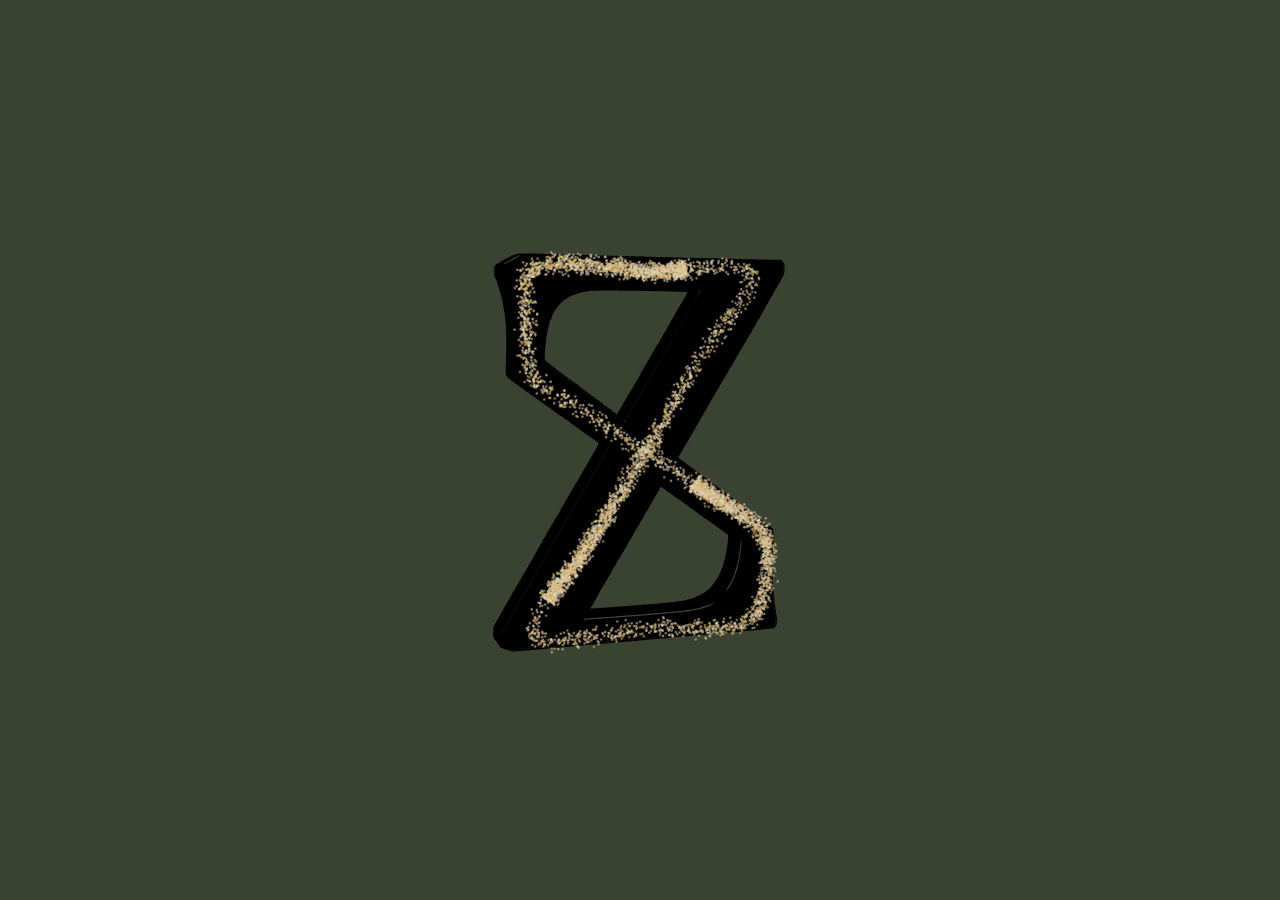
<file: logo-3d/index.html>
<!doctype html>
<html lang="en">
<head>
<meta charset="utf-8">
<meta name="viewport" content="width=device-width, initial-scale=1">
<title>Zilpah 3D logo</title>
<style>
  html, body { margin: 0; height: 100%; }
  body { display: grid; place-items: center; background: #3a4232; }
  canvas { width: min(80vmin, 640px); aspect-ratio: 1; display: block; }
</style>
</head>
<body>
<canvas data-zilpah-z role="img" aria-label="Zilpah logo"></canvas>
<script type="module" src="zilpah-z.js"></script>
</body>
</html>
</file>
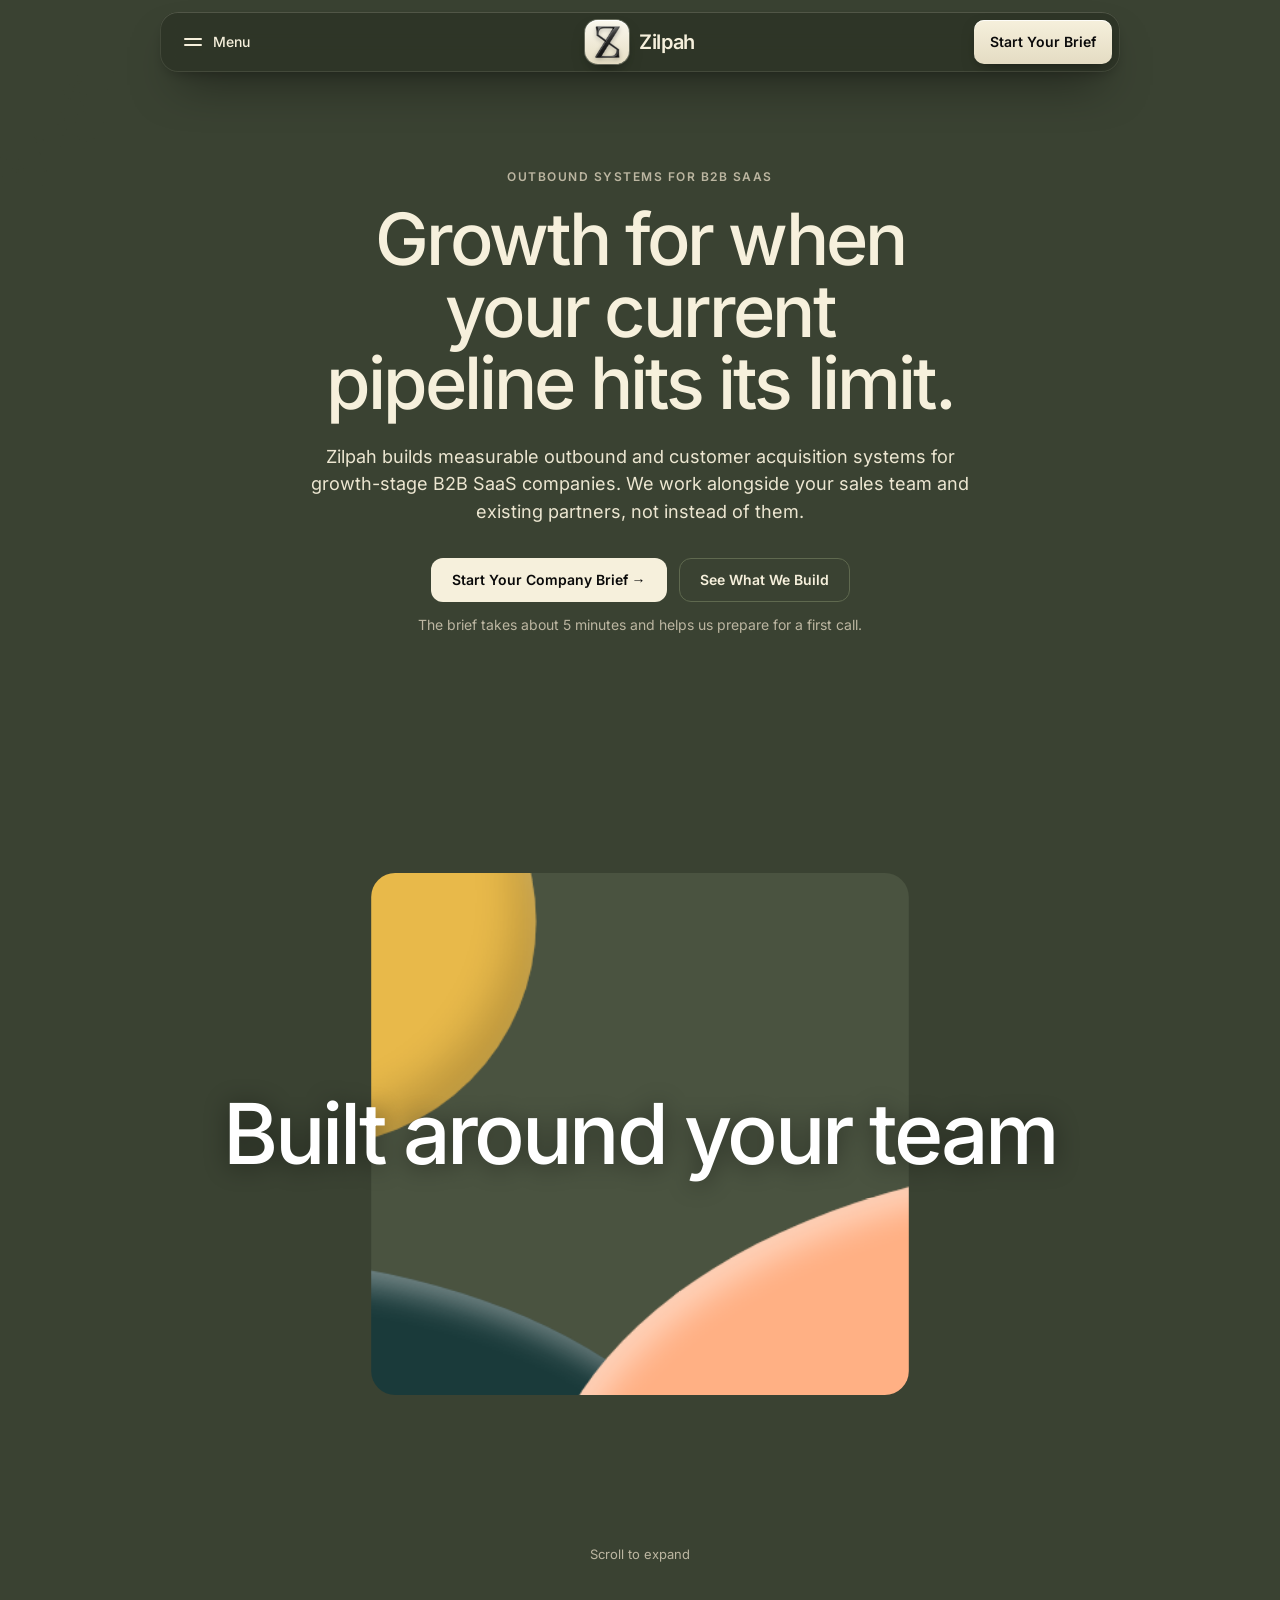
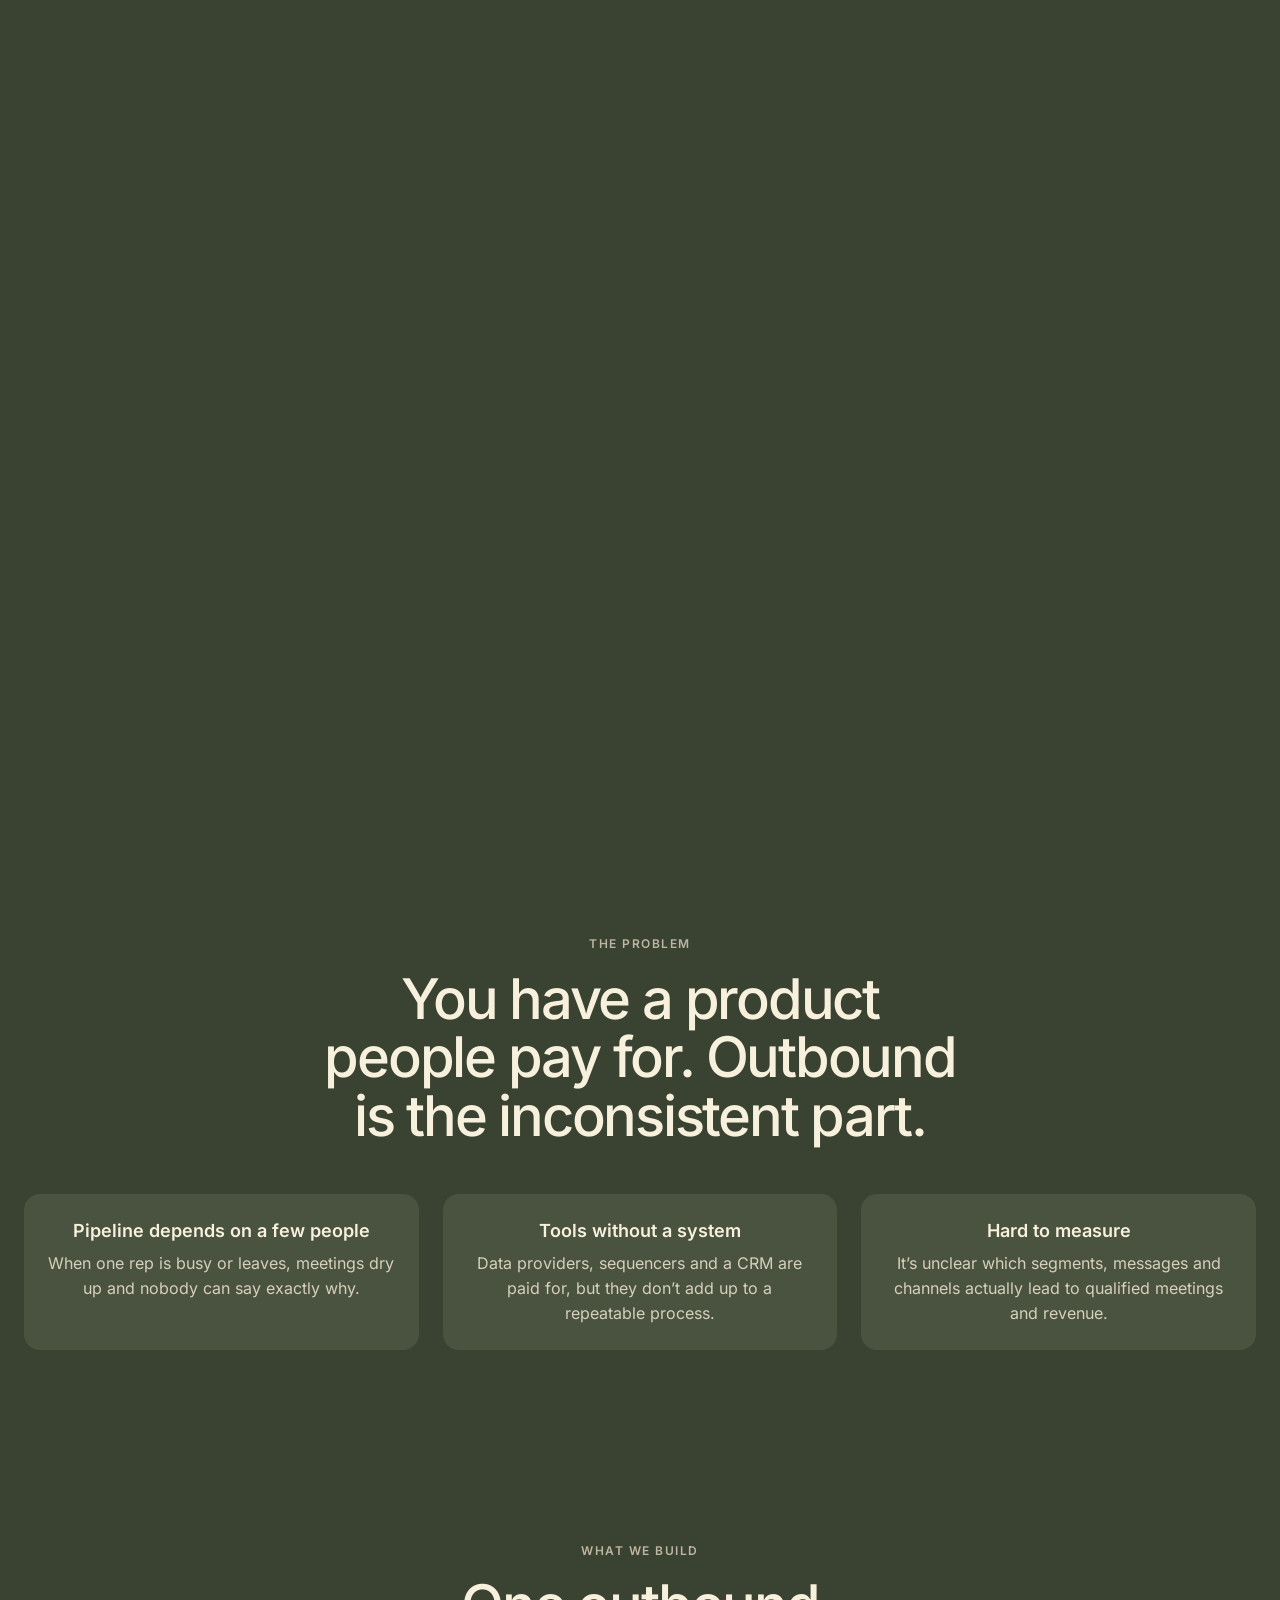
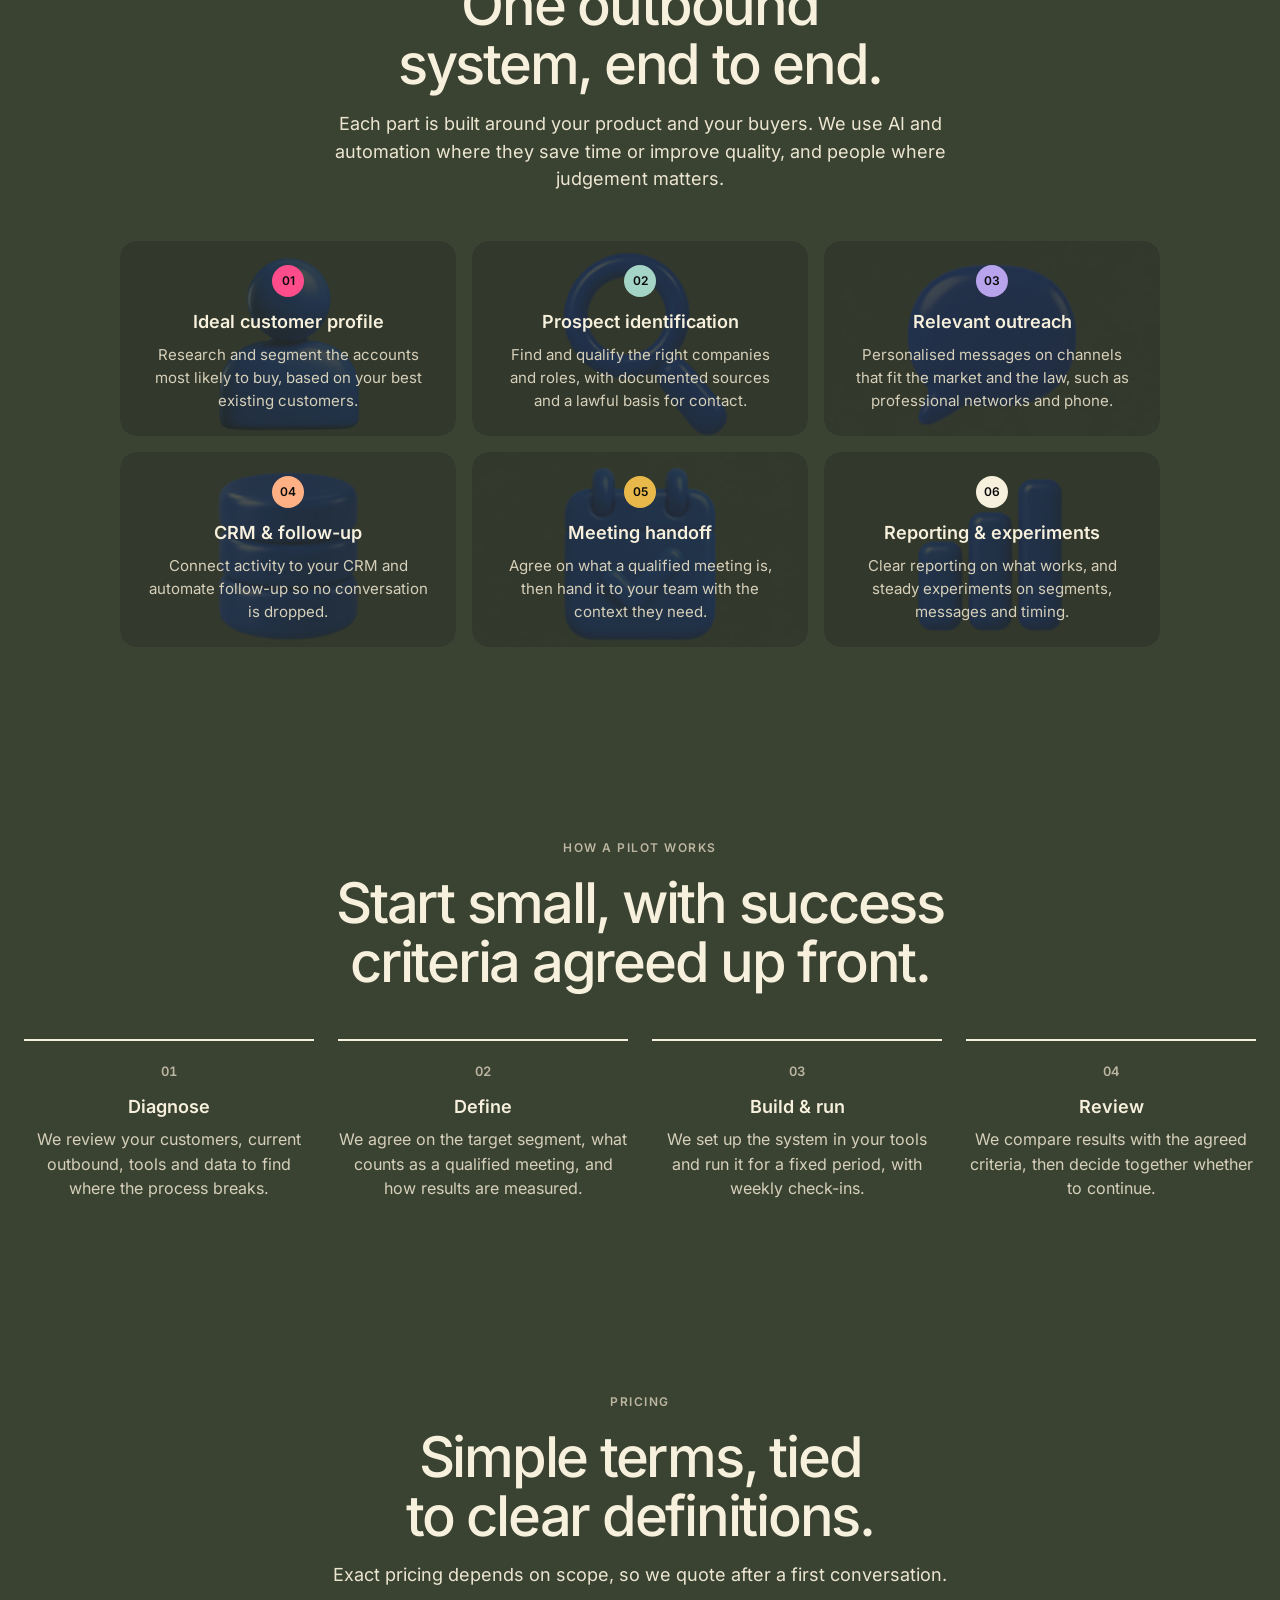
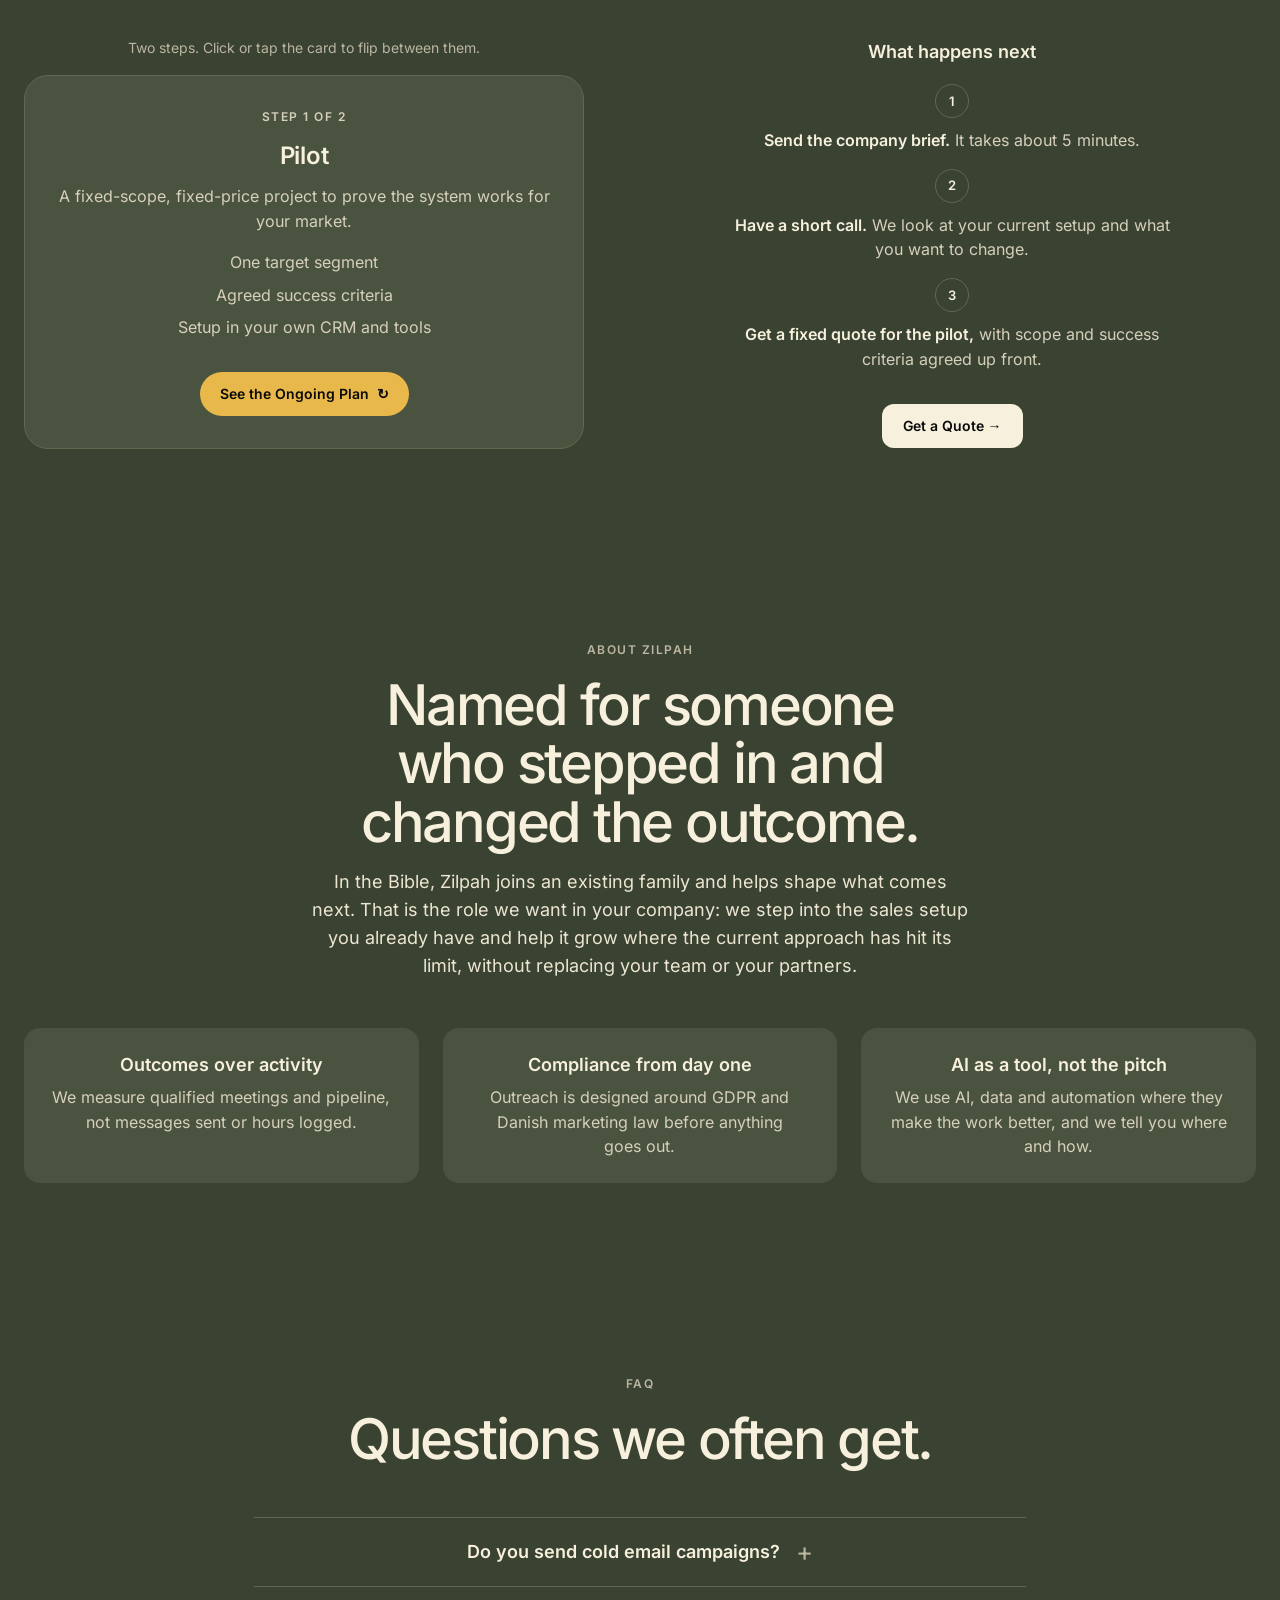
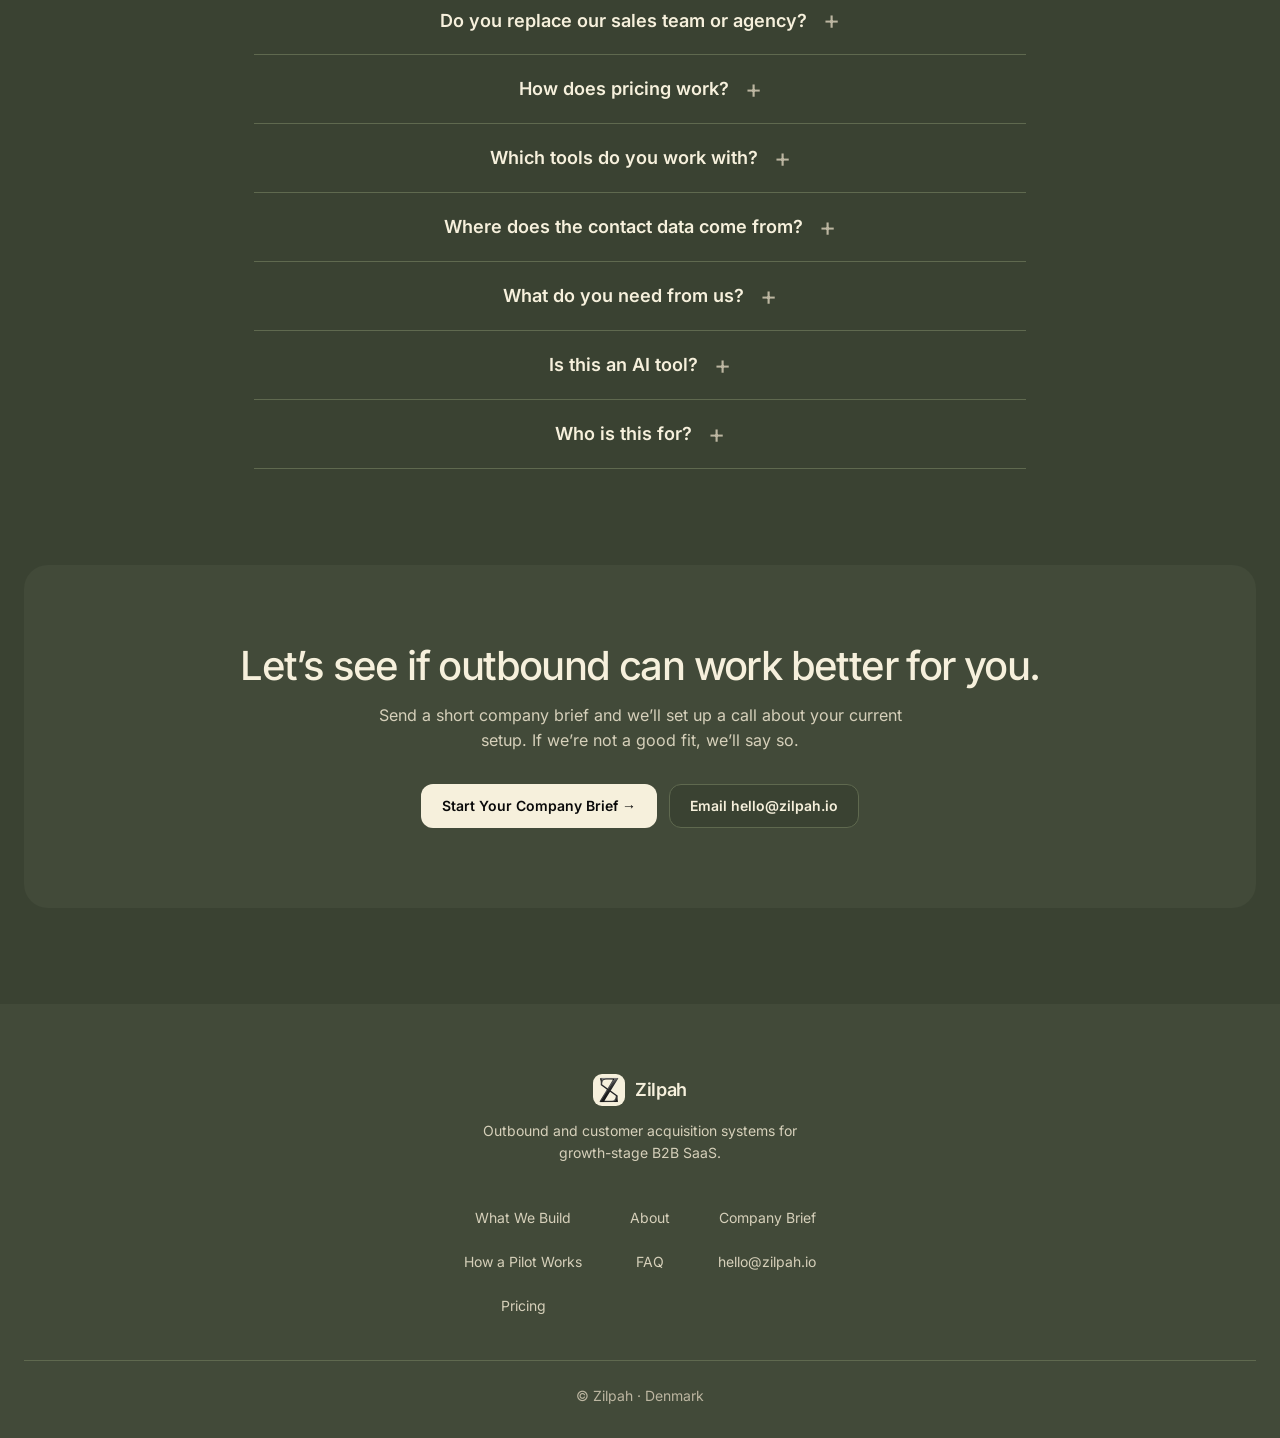
<file: zilpah-site/index.html>
<!doctype html>
<html lang="en">
<head>
<meta charset="utf-8">
<meta name="viewport" content="width=device-width, initial-scale=1">
<meta http-equiv="Content-Security-Policy" content="default-src 'self'; script-src 'self' 'sha256-Du+OJKJSbdUgz5nrHeWWINvez6XKDDU/tyj/5c2uvwo='; style-src 'self' 'unsafe-inline'; img-src 'self'; font-src 'self'; connect-src 'none'; object-src 'none'; base-uri 'self'; form-action 'none'">
<title>Zilpah – Outbound Systems for B2B SaaS</title>
<meta name="description" content="Zilpah builds measurable, compliant outbound and customer acquisition systems for growth-stage B2B SaaS companies.">
<script>document.documentElement.classList.add('js')</script>
<meta name="theme-color" content="#3a4232">
<link rel="canonical" href="https://zilpah.io/">
<meta property="og:type" content="website">
<meta property="og:site_name" content="Zilpah">
<meta property="og:title" content="Zilpah – Outbound Systems for B2B SaaS">
<meta property="og:description" content="Measurable, compliant outbound and customer acquisition systems for growth-stage B2B SaaS companies.">
<meta property="og:url" content="https://zilpah.io/">
<meta property="og:image" content="https://zilpah.io/og-image.png">
<meta property="og:image:width" content="1200">
<meta property="og:image:height" content="630">
<meta property="og:image:alt" content="Zilpah: outbound systems for growth-stage B2B SaaS.">
<meta name="twitter:card" content="summary_large_image">
<script type="application/ld+json">{"@context": "https://schema.org", "@type": "Organization", "name": "Zilpah", "url": "https://zilpah.io/", "logo": "https://zilpah.io/apple-touch-icon.png", "email": "hello@zilpah.io"}</script>
<link rel="icon" type="image/png" href="favicon.png">
<link rel="apple-touch-icon" href="apple-touch-icon.png">
<link rel="preload" href="fonts/inter-latin.woff2" as="font" type="font/woff2" crossorigin>
<link rel="stylesheet" href="card-nav.css">
<style>
/* Inter, self-hosted (OFL) so no visitor data goes to a third party */
@font-face { font-family: Inter; font-style: normal; font-weight: 400 600; font-display: swap; src: url(fonts/inter-latin.woff2) format('woff2'); unicode-range: U+0000-00FF, U+0131, U+0152-0153, U+02BB-02BC, U+02C6, U+02DA, U+02DC, U+0304, U+0308, U+0329, U+2000-206F, U+20AC, U+2122, U+2191, U+2193, U+2212, U+2215, U+FEFF, U+FFFD; }
@font-face { font-family: Inter; font-style: normal; font-weight: 400 600; font-display: swap; src: url(fonts/inter-latin-ext.woff2) format('woff2'); unicode-range: U+0100-02BA, U+02BD-02C5, U+02C7-02CC, U+02CE-02D7, U+02DD-02FF, U+0304, U+0308, U+0329, U+1D00-1DBF, U+1E00-1E9F, U+1EF2-1EFF, U+2020, U+20A0-20AB, U+20AD-20C4, U+2113, U+2C60-2C7F, U+A720-A7FF; }
:root {
  color-scheme: dark;
  --primary: #f6f0dc; --primary-active: #e4dcc3; --on-primary: #0a0a0a;
  --ink: #f6f0dc; --body: #d6d0ba; --body-strong: #ece6d1; --muted: #bcb6a1;
  --card-ink: #0a0a0a;
  --hairline: #5f694f;
  --canvas: #3a4232; --surface-soft: #424a39; --surface-card: #4a5340; --surface-strong: #56604b;
  --on-dark: #ffffff;
  --pink: #ff4d8b; --teal: #1a3a3a; --lavender: #b8a4ed; --peach: #ffb084; --ochre: #e8b94a; --mint: #a4d4c5; --coral: #ff6b5a;
  --r-md: 12px; --r-lg: 16px; --r-xl: 24px; --pill: 9999px;
  --section: 96px;
  --font: Inter, -apple-system, BlinkMacSystemFont, "Segoe UI", Roboto, sans-serif;
}
* { box-sizing: border-box; }
html { scroll-behavior: smooth; scroll-padding-top: 96px; -webkit-tap-highlight-color: transparent; }
body { margin: 0; background: var(--canvas); color: var(--body); font: 400 16px/1.55 var(--font); text-align: center; touch-action: manipulation; }
h1, h2, h3 { color: var(--ink); margin: 0; text-wrap: balance; }
h1, h2 { font-weight: 500; letter-spacing: -0.04em; }
h2 { font-size: clamp(32px, 5vw, 56px); line-height: 1.05; }
h3 { font-size: 18px; font-weight: 600; line-height: 1.4; }
p { margin: 0; text-wrap: pretty; }
a { color: var(--ink); }
:focus-visible { outline: 3px solid var(--pink); outline-offset: 3px; border-radius: 4px; }
.wrap { max-width: 1280px; margin: 0 auto; padding: 0 24px; }
.skip { position: absolute; left: 16px; top: -100px; background: var(--primary); color: var(--on-primary); padding: 12px 16px; border-radius: var(--r-md); z-index: 40; }
.skip:focus { top: 12px; }
.label { font-size: 12px; font-weight: 600; letter-spacing: 1.5px; text-transform: uppercase; color: var(--muted); margin-bottom: 16px; }
.lead { font-size: 18px; color: var(--body-strong); max-width: 60ch; margin-inline: auto; }

/* Buttons */
.btn { display: inline-flex; align-items: center; justify-content: center; min-height: 44px; padding: 12px 20px; border-radius: var(--r-md); font: 600 14px/1 var(--font); text-decoration: none; border: 1px solid transparent; transition: background-color .15s, border-color .15s; }
.btn-primary { background: var(--primary); color: var(--on-primary); }
.btn-primary:hover { background: var(--primary-active); }
.btn-secondary { background: var(--canvas); color: var(--ink); border-color: var(--hairline); }
.btn-secondary:hover { border-color: var(--ink); }

/* Nav */

/* Hero */
.hero-intro { padding: var(--section) 0 48px; position: relative; overflow: hidden; }
.hero .wrap { position: relative; }
.swarm-cursor-canvas { position: absolute; inset: 0; width: 100%; height: 100%; pointer-events: none; }
.hero h1 { max-width: 14ch; font-size: clamp(40px, 6.5vw, 72px); line-height: 1; margin: 0 auto 24px; }
.hero .lead { margin-bottom: 32px; }
.btn-row { display: flex; flex-wrap: wrap; justify-content: center; gap: 12px; }
.cta-note { margin-top: 12px; font-size: 14px; color: var(--muted); }
.hero { padding: 0; }
.hero-art { background: var(--surface-card); }
/* ScrollExpand, ported from React Bits (window-scroll mode) */
.scroll-expand__track { position: relative; }
.scroll-expand__stage { position: sticky; top: 0; height: 100vh; overflow: hidden; }
.scroll-expand__frame { position: absolute; inset: 0; clip-path: inset(21% 29% 21% 29% round 24px); will-change: clip-path; }
.scroll-expand__media { position: absolute; inset: 0; will-change: transform; }
.scroll-expand__scrim { position: absolute; inset: 0; pointer-events: none; background: linear-gradient(to top, rgba(0,0,0,.75), rgba(0,0,0,.1) 45%, rgba(0,0,0,.35)); opacity: 0; }
.scroll-expand__overlay { position: absolute; inset: 0; display: flex; flex-direction: column; align-items: center; justify-content: center; gap: 24px; text-align: center; padding: 6%; opacity: 0; }
.scroll-expand__overlay h2, .scroll-expand__overlay p { text-shadow: 0 2px 20px rgba(0,0,0,.5); }
.scroll-expand__overlay p { max-width: 52ch; font-size: 18px; color: var(--ink); }
.scroll-expand__title { position: absolute; inset: 0; display: flex; align-items: center; justify-content: center; padding: 0 6%; text-align: center; font-size: var(--se-title-size, 4rem); font-weight: 500; letter-spacing: -0.04em; line-height: 1; color: #fff; text-shadow: 0 2px 24px rgba(0,0,0,.45); pointer-events: none; }
.scroll-expand__hint { position: absolute; left: 0; right: 0; bottom: 20px; text-align: center; font-size: 13px; color: var(--muted); pointer-events: none; }
.blob { position: absolute; border-radius: 50%; box-shadow: inset -14px -18px 30px rgba(0,0,0,.18), inset 10px 12px 24px rgba(255,255,255,.45); }
.b1 { width: 62%; height: 52%; left: -6%; bottom: -12%; background: var(--teal); border-radius: 50% 50% 0 0; }
.b2 { width: 70%; height: 62%; right: -14%; bottom: -14%; background: var(--peach); border-radius: 50% 50% 0 0; }
.b3 { width: 26%; aspect-ratio: 1; left: 18%; top: 14%; background: var(--ochre); }
.b4 { width: 16%; aspect-ratio: 1; right: 18%; top: 26%; background: var(--pink); }
.b5 { width: 11%; aspect-ratio: 1; left: 52%; top: 9%; background: var(--lavender); }

/* Sections */
section { padding: var(--section) 0; }
.section-head { margin: 0 auto 48px; max-width: 760px; }
.section-head h2 { margin-bottom: 16px; }

.problem-grid { display: grid; grid-template-columns: repeat(3, 1fr); gap: 24px; }
.problem { background: var(--surface-card); border-radius: var(--r-lg); padding: 24px; }
.problem h3 { margin-bottom: 8px; }

.cards { display: grid; grid-template-columns: repeat(3, 1fr); gap: 16px; max-width: 1040px; margin-inline: auto; }
.card { background: var(--surface-card); border-radius: var(--r-lg); padding: 24px; display: flex; flex-direction: column; align-items: center; gap: 8px; }
.card .num { display: grid; place-items: center; width: 32px; height: 32px; margin-bottom: 4px; border-radius: 50%; background: var(--dot); color: var(--card-ink); font-size: 12px; font-weight: 600; }
.card p { font-size: 15px; }
/* A picture behind a card: the deep moss layer (::after) keeps the text at WCAG AA over any part of it,
   cropping from 25% down keeps a figure's head in view on wide cards, and the picture spins in 3D on hover */
.card.has-photo { position: relative; isolation: isolate; overflow: hidden; perspective: 900px; }
.card.has-photo::before, .card.has-photo::after { content: ""; position: absolute; inset: 0; z-index: -1; }
.card.has-photo::before { background: var(--photo) center 25% / cover; transition: transform 1.2s cubic-bezier(.45, 0, .2, 1); }
.card.has-photo::after { background: rgba(42,48,36,.8); }
@media (hover: hover) and (prefers-reduced-motion: no-preference) {
  .card.has-photo:hover::before { transform: rotateY(360deg); }
}
.c-pink { --dot: var(--pink); }
.c-mint { --dot: var(--mint); }
.c-lavender { --dot: var(--lavender); }
.c-peach { --dot: var(--peach); }
.c-ochre { --dot: var(--ochre); }
.c-cream { --dot: var(--primary); }

.steps { list-style: none; padding: 0; margin: 0; display: grid; grid-template-columns: repeat(4, 1fr); gap: 24px; counter-reset: step; }
.steps li { border-top: 2px solid var(--ink); padding-top: 20px; counter-increment: step; }
.steps li::before { content: counter(step, decimal-leading-zero); display: block; font-size: 13px; font-weight: 600; color: var(--muted); margin-bottom: 12px; font-variant-numeric: tabular-nums; }
.steps h3 { margin-bottom: 8px; }

/* FlipCard, ported from React Bits: click to flip, hover tilt + glare */
.flip-hint { font-size: 14px; color: var(--muted); margin-bottom: 16px; }
.flip-card { max-width: 560px; margin: 0 auto; cursor: pointer; user-select: none; -webkit-user-select: none; --turn: 0deg; --tx: 0deg; --ty: 0deg; --lift: 1; }
.flip-card__rotor { display: grid; transform-style: preserve-3d; transform: perspective(1100px) scale(var(--lift)) rotateX(var(--tx)) rotateY(calc(var(--turn) + var(--ty))); transition: transform .7s cubic-bezier(.3, 1.35, .5, 1); }
.flip-card__face { grid-area: 1 / 1; position: relative; overflow: hidden; display: flex; flex-direction: column; border-radius: var(--r-xl); padding: 32px; backface-visibility: hidden; -webkit-backface-visibility: hidden; background: var(--surface-card); border: 1px solid var(--hairline); }
.flip-card__face--back { transform: rotateY(180deg); background: var(--teal); border-color: var(--teal); color: #d8e4e4; }
.flip-card__face--back h3 { color: var(--on-dark); }
.flip-card__face .tag { font-size: 12px; font-weight: 600; letter-spacing: 1.5px; text-transform: uppercase; color: var(--body); margin-bottom: 12px; }
.flip-card__face--back .tag { color: #a9bfbf; }
.flip-card__face h3 { font-size: 24px; letter-spacing: -0.3px; margin-bottom: 12px; }
.flip-card__face ul { margin: 16px 0 32px; padding: 0; list-style: none; }
.flip-card__face li + li { margin-top: 8px; }
.flip-btn { margin-top: auto; align-self: center; display: inline-flex; align-items: center; gap: 8px; min-height: 44px; padding: 12px 20px; border: 0; border-radius: var(--pill); background: var(--ochre); color: var(--card-ink); font: 600 14px/1 var(--font); cursor: pointer; transition: background-color .15s; }
.flip-btn:hover { background: #f0c75e; }
.flip-btn span { display: inline-block; transition: transform .3s; }
.flip-card:hover .flip-btn span { transform: rotate(180deg); }
.flip-card__glare { position: absolute; inset: 0; pointer-events: none; opacity: var(--sheen, 0); transition: opacity .3s; background: radial-gradient(circle farthest-side at var(--gx, 50%) var(--gy, 50%), rgba(255,255,255,.22), rgba(255,255,255,.08) 40%, transparent 100%); }

.pricing-grid { display: grid; grid-template-columns: minmax(0, 560px) minmax(0, 1fr); gap: 48px 64px; align-items: center; }
.next-steps h3 { margin-bottom: 20px; }
.next-steps ol { list-style: none; counter-reset: next; display: grid; gap: 16px; margin: 0 0 32px; padding: 0; }
.next-steps li { counter-increment: next; display: flex; flex-direction: column; align-items: center; gap: 10px; }
.next-steps li::before { content: counter(next); display: grid; place-items: center; width: 32px; height: 32px; border-radius: 50%; border: 1px solid var(--hairline); color: var(--ink); font-size: 13px; font-weight: 600; }
.next-steps li p { max-width: 46ch; }
.next-steps strong { color: var(--ink); font-weight: 600; }

.faq { max-width: 820px; }
.faq details { border-bottom: 1px solid var(--hairline); }
.faq details:first-child { border-top: 1px solid var(--hairline); }
.faq summary { display: flex; justify-content: center; align-items: center; gap: 16px; cursor: pointer; padding: 20px 0; font-weight: 600; color: var(--ink); font-size: 18px; list-style: none; }
.faq summary::-webkit-details-marker { display: none; }
.faq summary::after { content: "+"; flex: none; font-size: 26px; font-weight: 400; line-height: 1; color: var(--muted); transition: transform .2s; }
.faq details[open] summary::after { transform: rotate(45deg); }
.faq details p { margin: 0 auto; padding: 0 0 20px; max-width: 70ch; }

.cta { background: var(--surface-soft); border-radius: var(--r-xl); padding: 80px 48px; text-align: center; }
.cta h2 { font-size: clamp(28px, 4vw, 40px); margin-bottom: 16px; }
.cta p { max-width: 56ch; margin: 0 auto 32px; }
.cta .btn-row { justify-content: center; }

footer { background: var(--surface-soft); padding: 64px 0 32px; font-size: 14px; color: var(--body); margin-top: var(--section); }
footer .wrap { display: grid; justify-items: center; gap: 32px; }
.footer-logo { display: inline-flex; align-items: center; gap: 10px; min-height: 44px; margin-bottom: 8px; color: var(--ink); font-size: 18px; font-weight: 600; letter-spacing: -0.02em; text-decoration: none; }
.footer-logo img { border-radius: 9px; }
.footer-brand p { max-width: 36ch; margin-inline: auto; }
.footer-links { display: flex; flex-wrap: wrap; justify-content: center; gap: 0 48px; }
footer ul { list-style: none; margin: 0; padding: 0; }
footer li a { display: inline-flex; align-items: center; min-height: 44px; color: var(--body); text-decoration: none; }
footer li a:hover { color: var(--ink); text-decoration: underline; }
.footer-legal { justify-self: stretch; padding-top: 24px; border-top: 1px solid var(--hairline); color: var(--muted); }

@media (max-width: 1024px) {
  .cards, .problem-grid { grid-template-columns: repeat(2, 1fr); }
  .steps { grid-template-columns: repeat(2, 1fr); }
  .pricing-grid { grid-template-columns: 1fr; }
}
@media (max-width: 767px) {
  :root { --section: 64px; }
  .wrap { padding: 0 16px; }
  .cards, .problem-grid, .steps { grid-template-columns: 1fr; }
  .cta { padding: 48px 24px; }
  .footer-links { gap: 0 32px; }
}
/* Scroll reveal, ported from React Bits AnimatedContent (fade + slide up, once) */
@media (prefers-reduced-motion: no-preference) {
  .js [data-animate]:not([data-animate="stagger"]), .js [data-animate="stagger"] > * { opacity: 0; transform: translateY(60px); transition: opacity .8s cubic-bezier(.165, .84, .44, 1), transform .8s cubic-bezier(.165, .84, .44, 1); transition-delay: calc(var(--i, 0) * 100ms); }
  .js [data-animate].in:not([data-animate="stagger"]), .js [data-animate="stagger"].in > * { opacity: 1; transform: none; }
}
@media (prefers-reduced-motion: reduce) {
  html { scroll-behavior: auto; }
  .flip-card__rotor { transform: none; transition: none; }
  .flip-card__face { transform: none; transition: opacity .2s; }
  .flip-card__face[inert] { opacity: 0; }
  .btn, .faq summary::after { transition: none; }
}
</style>
</head>
<body>
<a class="skip" href="#main">Skip to Content</a>

<div class="site-nav">
<div class="card-nav" id="card-nav">
  <nav class="card-nav__panel" aria-label="Main">
    <div class="card-nav__bar">
      <button class="card-nav__menu" type="button" aria-expanded="false" aria-controls="card-nav-content">
        <span class="card-nav__burger" aria-hidden="true"><span class="card-nav__line card-nav__line--top"></span><span class="card-nav__line card-nav__line--bottom"></span></span>
        <span class="card-nav__menu-label"><span class="card-nav__word card-nav__word--open">Menu</span><span class="card-nav__word card-nav__word--close" aria-hidden="true">Close</span></span>
      </button>
      <a class="card-nav__logo" href="#top" translate="no"><span class="card-nav__badge"><img src="logo-z.png" alt="" width="25" height="32"></span>Zilpah</a>
      <a class="card-nav__cta" href="brief.html">Start Your Brief</a>
    </div>
    <div class="card-nav__content" id="card-nav-content" aria-hidden="true" inert>
      <div class="card-nav__cards">
        <div class="card-nav__card" data-tinted style="background: var(--lavender); color: var(--card-ink)">
          <div class="card-nav__card-head"><span class="card-nav__label">Services</span><p class="card-nav__description">One outbound system, built around your team.</p></div>
          <ul class="card-nav__links"><li><a class="card-nav__link" href="#what"><span class="card-nav__arrow" aria-hidden="true"><svg class="card-nav__arrow-icon card-nav__arrow-icon--out" viewBox="0 0 24 24" fill="none" stroke="currentColor" stroke-width="2" stroke-linecap="round" stroke-linejoin="round"><path d="M7 17 17 7M8 7h9v9"/></svg><svg class="card-nav__arrow-icon card-nav__arrow-icon--in" viewBox="0 0 24 24" fill="none" stroke="currentColor" stroke-width="2" stroke-linecap="round" stroke-linejoin="round"><path d="M7 17 17 7M8 7h9v9"/></svg></span>What We Build</a></li><li><a class="card-nav__link" href="#pilot"><span class="card-nav__arrow" aria-hidden="true"><svg class="card-nav__arrow-icon card-nav__arrow-icon--out" viewBox="0 0 24 24" fill="none" stroke="currentColor" stroke-width="2" stroke-linecap="round" stroke-linejoin="round"><path d="M7 17 17 7M8 7h9v9"/></svg><svg class="card-nav__arrow-icon card-nav__arrow-icon--in" viewBox="0 0 24 24" fill="none" stroke="currentColor" stroke-width="2" stroke-linecap="round" stroke-linejoin="round"><path d="M7 17 17 7M8 7h9v9"/></svg></span>How a Pilot Works</a></li></ul>
        </div>
        <div class="card-nav__card" data-tinted style="background: var(--ochre); color: var(--card-ink)">
          <div class="card-nav__card-head"><span class="card-nav__label">About</span><p class="card-nav__description">Who we are and how we work.</p></div>
          <ul class="card-nav__links"><li><a class="card-nav__link" href="#about"><span class="card-nav__arrow" aria-hidden="true"><svg class="card-nav__arrow-icon card-nav__arrow-icon--out" viewBox="0 0 24 24" fill="none" stroke="currentColor" stroke-width="2" stroke-linecap="round" stroke-linejoin="round"><path d="M7 17 17 7M8 7h9v9"/></svg><svg class="card-nav__arrow-icon card-nav__arrow-icon--in" viewBox="0 0 24 24" fill="none" stroke="currentColor" stroke-width="2" stroke-linecap="round" stroke-linejoin="round"><path d="M7 17 17 7M8 7h9v9"/></svg></span>About Zilpah</a></li><li><a class="card-nav__link" href="#pricing"><span class="card-nav__arrow" aria-hidden="true"><svg class="card-nav__arrow-icon card-nav__arrow-icon--out" viewBox="0 0 24 24" fill="none" stroke="currentColor" stroke-width="2" stroke-linecap="round" stroke-linejoin="round"><path d="M7 17 17 7M8 7h9v9"/></svg><svg class="card-nav__arrow-icon card-nav__arrow-icon--in" viewBox="0 0 24 24" fill="none" stroke="currentColor" stroke-width="2" stroke-linecap="round" stroke-linejoin="round"><path d="M7 17 17 7M8 7h9v9"/></svg></span>Pricing</a></li></ul>
        </div>
        <div class="card-nav__card" data-tinted style="background: var(--peach); color: var(--card-ink)">
          <div class="card-nav__card-head"><span class="card-nav__label">Contact</span><p class="card-nav__description">Start with a short company brief.</p></div>
          <ul class="card-nav__links"><li><a class="card-nav__link" href="brief.html"><span class="card-nav__arrow" aria-hidden="true"><svg class="card-nav__arrow-icon card-nav__arrow-icon--out" viewBox="0 0 24 24" fill="none" stroke="currentColor" stroke-width="2" stroke-linecap="round" stroke-linejoin="round"><path d="M7 17 17 7M8 7h9v9"/></svg><svg class="card-nav__arrow-icon card-nav__arrow-icon--in" viewBox="0 0 24 24" fill="none" stroke="currentColor" stroke-width="2" stroke-linecap="round" stroke-linejoin="round"><path d="M7 17 17 7M8 7h9v9"/></svg></span>Company Brief</a></li><li><a class="card-nav__link" href="#faq"><span class="card-nav__arrow" aria-hidden="true"><svg class="card-nav__arrow-icon card-nav__arrow-icon--out" viewBox="0 0 24 24" fill="none" stroke="currentColor" stroke-width="2" stroke-linecap="round" stroke-linejoin="round"><path d="M7 17 17 7M8 7h9v9"/></svg><svg class="card-nav__arrow-icon card-nav__arrow-icon--in" viewBox="0 0 24 24" fill="none" stroke="currentColor" stroke-width="2" stroke-linecap="round" stroke-linejoin="round"><path d="M7 17 17 7M8 7h9v9"/></svg></span>FAQ</a></li><li><a class="card-nav__link" href="mailto:hello@zilpah.io"><span class="card-nav__arrow" aria-hidden="true"><svg class="card-nav__arrow-icon card-nav__arrow-icon--out" viewBox="0 0 24 24" fill="none" stroke="currentColor" stroke-width="2" stroke-linecap="round" stroke-linejoin="round"><path d="M7 17 17 7M8 7h9v9"/></svg><svg class="card-nav__arrow-icon card-nav__arrow-icon--in" viewBox="0 0 24 24" fill="none" stroke="currentColor" stroke-width="2" stroke-linecap="round" stroke-linejoin="round"><path d="M7 17 17 7M8 7h9v9"/></svg></span>Email Us</a></li></ul>
        </div>
      </div>
      <div class="card-nav__wide"><a class="card-nav__cta card-nav__cta--wide" href="brief.html">Start Your Company Brief</a></div>
    </div>
    <span class="card-nav__rim" aria-hidden="true"></span>
  </nav>
</div>
</div>

<main id="main">
  <section class="hero" id="top">
    <div class="hero-intro">
    <div class="wrap">
      <div>
        <p class="label">Outbound systems for B2B SaaS</p>
        <h1>Growth for when your current pipeline hits its limit.</h1>
        <p class="lead">Zilpah builds measurable outbound and customer acquisition systems for growth-stage B2B SaaS companies. We work alongside your sales team and existing partners, not instead of them.</p>
        <div class="btn-row">
          <a class="btn btn-primary" href="brief.html">Start Your Company Brief →</a>
          <a class="btn btn-secondary" href="#what">See What We Build</a>
        </div>
        <p class="cta-note">The brief takes about 5 minutes and helps us prepare for a first call.</p>
      </div>
    </div>
    </div>
    <div class="scroll-expand">
      <div class="scroll-expand__track">
        <div class="scroll-expand__stage">
          <div class="scroll-expand__frame">
            <div class="scroll-expand__media hero-art" aria-hidden="true">
              <span class="blob b1"></span><span class="blob b2"></span><span class="blob b3"></span><span class="blob b4"></span><span class="blob b5"></span>
            </div>
            <div class="scroll-expand__scrim"></div>
            <div class="scroll-expand__overlay" inert>
              <h2>Your team, plus a system that keeps pipeline moving.</h2>
              <p>Research, prospecting, outreach, CRM follow-up and reporting, connected into one process you can measure.</p>
              <a class="btn btn-primary" href="#what">See What We Build</a>
            </div>
          </div>
          <p class="scroll-expand__title" aria-hidden="true">Built around your team</p>
          <p class="scroll-expand__hint" aria-hidden="true">Scroll to expand</p>
        </div>
      </div>
    </div>
  </section>

  <section id="problem">
    <div class="wrap">
      <div class="section-head" data-animate>
        <p class="label">The problem</p>
        <h2>You have a product people pay for. Outbound is the inconsistent part.</h2>
      </div>
      <div class="problem-grid" data-animate="stagger">
        <div class="problem"><h3>Pipeline depends on a few people</h3><p>When one rep is busy or leaves, meetings dry up and nobody can say exactly why.</p></div>
        <div class="problem"><h3>Tools without a system</h3><p>Data providers, sequencers and a CRM are paid for, but they don’t add up to a repeatable process.</p></div>
        <div class="problem"><h3>Hard to measure</h3><p>It’s unclear which segments, messages and channels actually lead to qualified meetings and revenue.</p></div>
      </div>
    </div>
  </section>

  <section id="what">
    <div class="wrap">
      <div class="section-head" data-animate>
        <p class="label">What we build</p>
        <h2>One outbound system, end to end.</h2>
        <p class="lead">Each part is built around your product and your buyers. We use AI and automation where they save time or improve quality, and people where judgement matters.</p>
      </div>
      <div class="cards" data-animate="stagger">
        <article class="card c-pink has-photo" style="--photo: url(img/card-icp.webp)"><span class="num">01</span><h3>Ideal customer profile</h3><p>Research and segment the accounts most likely to buy, based on your best existing customers.</p></article>
        <article class="card c-mint has-photo" style="--photo: url(img/card-prospect.webp)"><span class="num">02</span><h3>Prospect identification</h3><p>Find and qualify the right companies and roles, with documented sources and a lawful basis for contact.</p></article>
        <article class="card c-lavender has-photo" style="--photo: url(img/card-outreach.webp)"><span class="num">03</span><h3>Relevant outreach</h3><p>Personalised messages on channels that fit the market and the law, such as professional networks and phone.</p></article>
        <article class="card c-peach has-photo" style="--photo: url(img/card-crm.webp)"><span class="num">04</span><h3>CRM &amp; follow-up</h3><p>Connect activity to your CRM and automate follow-up so no conversation is dropped.</p></article>
        <article class="card c-ochre has-photo" style="--photo: url(img/card-handoff.webp)"><span class="num">05</span><h3>Meeting handoff</h3><p>Agree on what a qualified meeting is, then hand it to your team with the context they need.</p></article>
        <article class="card c-cream has-photo" style="--photo: url(img/card-reporting.webp)"><span class="num">06</span><h3>Reporting &amp; experiments</h3><p>Clear reporting on what works, and steady experiments on segments, messages and timing.</p></article>
      </div>
    </div>
  </section>

  <section id="pilot">
    <div class="wrap">
      <div class="section-head" data-animate>
        <p class="label">How a pilot works</p>
        <h2>Start small, with success criteria agreed up front.</h2>
      </div>
      <ol class="steps" data-animate="stagger">
        <li><h3>Diagnose</h3><p>We review your customers, current outbound, tools and data to find where the process breaks.</p></li>
        <li><h3>Define</h3><p>We agree on the target segment, what counts as a qualified meeting, and how results are measured.</p></li>
        <li><h3>Build &amp; run</h3><p>We set up the system in your tools and run it for a fixed period, with weekly check-ins.</p></li>
        <li><h3>Review</h3><p>We compare results with the agreed criteria, then decide together whether to continue.</p></li>
      </ol>
    </div>
  </section>

  <section id="pricing">
    <div class="wrap">
      <div class="section-head" data-animate>
        <p class="label">Pricing</p>
        <h2>Simple terms, tied to clear definitions.</h2>
        <p class="lead">Exact pricing depends on scope, so we quote after a first conversation.</p>
      </div>
      <div class="pricing-grid" data-animate="stagger">
        <div>
          <p class="flip-hint">Two steps. Click or tap the card to flip between them.</p>
          <div class="flip-card">
            <div class="flip-card__rotor">
              <div class="flip-card__face flip-card__face--front">
                <p class="tag">Step 1 of 2</p>
                <h3>Pilot</h3>
                <p>A fixed-scope, fixed-price project to prove the system works for your market.</p>
                <ul><li>One target segment</li><li>Agreed success criteria</li><li>Setup in your own CRM and tools</li></ul>
                <button class="flip-btn" type="button">See the Ongoing Plan <span aria-hidden="true">↻</span></button>
                <span class="flip-card__glare" aria-hidden="true"></span>
              </div>
              <div class="flip-card__face flip-card__face--back" inert>
                <p class="tag">Step 2 of 2</p>
                <h3>Ongoing</h3>
                <p>A monthly retainer to run, report on and improve the system once the pilot has shown results.</p>
                <ul><li>Monthly reporting and review</li><li>Continuous experiments</li><li>Option to link part of the fee to qualified meetings</li></ul>
                <button class="flip-btn" type="button">Back to the Pilot <span aria-hidden="true">↻</span></button>
                <span class="flip-card__glare" aria-hidden="true"></span>
              </div>
            </div>
          </div>
        </div>
        <div class="next-steps">
          <h3>What happens next</h3>
          <ol>
            <li><p><strong>Send the company brief.</strong> It takes about 5 minutes.</p></li>
            <li><p><strong>Have a short call.</strong> We look at your current setup and what you want to change.</p></li>
            <li><p><strong>Get a fixed quote for the pilot,</strong> with scope and success criteria agreed up front.</p></li>
          </ol>
          <a class="btn btn-primary" href="brief.html">Get a Quote →</a>
        </div>
      </div>
    </div>
  </section>

  <section id="about">
    <div class="wrap">
      <div class="section-head" data-animate>
        <p class="label">About Zilpah</p>
        <h2>Named for someone who stepped in and changed the outcome.</h2>
        <p class="lead">In the Bible, Zilpah joins an existing family and helps shape what comes next. That is the role we want in your company: we step into the sales setup you already have and help it grow where the current approach has hit its limit, without replacing your team or your partners.</p>
      </div>
      <div class="problem-grid" data-animate="stagger">
        <div class="problem"><h3>Outcomes over activity</h3><p>We measure qualified meetings and pipeline, not messages sent or hours logged.</p></div>
        <div class="problem"><h3>Compliance from day one</h3><p>Outreach is designed around GDPR and Danish marketing law before anything goes out.</p></div>
        <div class="problem"><h3>AI as a tool, not the pitch</h3><p>We use AI, data and automation where they make the work better, and we tell you where and how.</p></div>
      </div>
    </div>
  </section>

  <section id="faq">
    <div class="wrap faq">
      <div class="section-head" data-animate>
        <p class="label">FAQ</p>
        <h2>Questions we often get.</h2>
      </div>
      <div class="faq-list" data-animate>
        <details><summary>Do you send cold email campaigns?</summary><p>Not in Denmark. Danish law does not allow unsolicited marketing email to businesses without prior consent, so we focus on compliant channels such as professional networks, phone and inbound follow-up. Compliance with GDPR and the Danish Marketing Practices Act is part of the design from day one.</p></details>
        <details><summary>Do you replace our sales team or agency?</summary><p>No. We build the system around the people you already have. Your team keeps the conversations and closes the deals.</p></details>
        <details><summary>How does pricing work?</summary><p>You start with a pilot: a fixed-scope, fixed-price project that we quote after a first conversation. If it shows results, you can continue on a monthly retainer, with the option to link part of the fee to qualified meetings.</p></details>
        <details><summary>Which tools do you work with?</summary><p>We build in the CRM and tools you already use, so the setup lives in accounts you own.</p></details>
        <details><summary>Where does the contact data come from?</summary><p>From documented sources, with a lawful basis for contacting each person, recorded for every list we build.</p></details>
        <details><summary>What do you need from us?</summary><p>Access to your CRM and outbound tools, time to walk us through your best customers, and someone to join the weekly check-ins and take the meetings.</p></details>
        <details><summary>Is this an AI tool?</summary><p>No. We use AI and automation behind the scenes where they help, but what you get is a working process with measurable results, not another piece of software to learn.</p></details>
        <details><summary>Who is this for?</summary><p>Growth-stage B2B SaaS companies with an established product and paying customers, starting in Denmark and the wider EU/EEA.</p></details>
      </div>
    </div>
  </section>

  <div class="wrap" id="contact">
    <div class="cta" data-animate>
      <h2>Let’s see if outbound can work better for you.</h2>
      <p>Send a short company brief and we’ll set up a call about your current setup. If we’re not a good fit, we’ll say so.</p>
      <div class="btn-row">
        <a class="btn btn-primary" href="brief.html">Start Your Company Brief →</a>
        <a class="btn btn-secondary" href="mailto:hello@zilpah.io?subject=Intro%20call">Email hello@zilpah.io</a>
      </div>
    </div>
  </div>
</main>

<footer>
  <div class="wrap">
    <div class="footer-brand">
      <a class="footer-logo" href="#top" translate="no"><img src="favicon.png" alt="" width="32" height="32">Zilpah</a>
      <p>Outbound and customer acquisition systems for growth-stage B2B SaaS.</p>
    </div>
    <nav class="footer-links" aria-label="Footer">
      <ul>
        <li><a href="#what">What We Build</a></li>
        <li><a href="#pilot">How a Pilot Works</a></li>
        <li><a href="#pricing">Pricing</a></li>
      </ul>
      <ul>
        <li><a href="#about">About</a></li>
        <li><a href="#faq">FAQ</a></li>
      </ul>
      <ul>
        <li><a href="brief.html">Company Brief</a></li>
        <li><a href="mailto:hello@zilpah.io">hello@zilpah.io</a></li>
      </ul>
    </nav>
    <p class="footer-legal"><span translate="no">© Zilpah</span> · Denmark</p>
  </div>
</footer>

<script src="card-nav.js"></script>
<script src="swarm-cursor.js"></script>
<script src="site.js"></script>
</body>
</html>
</file>
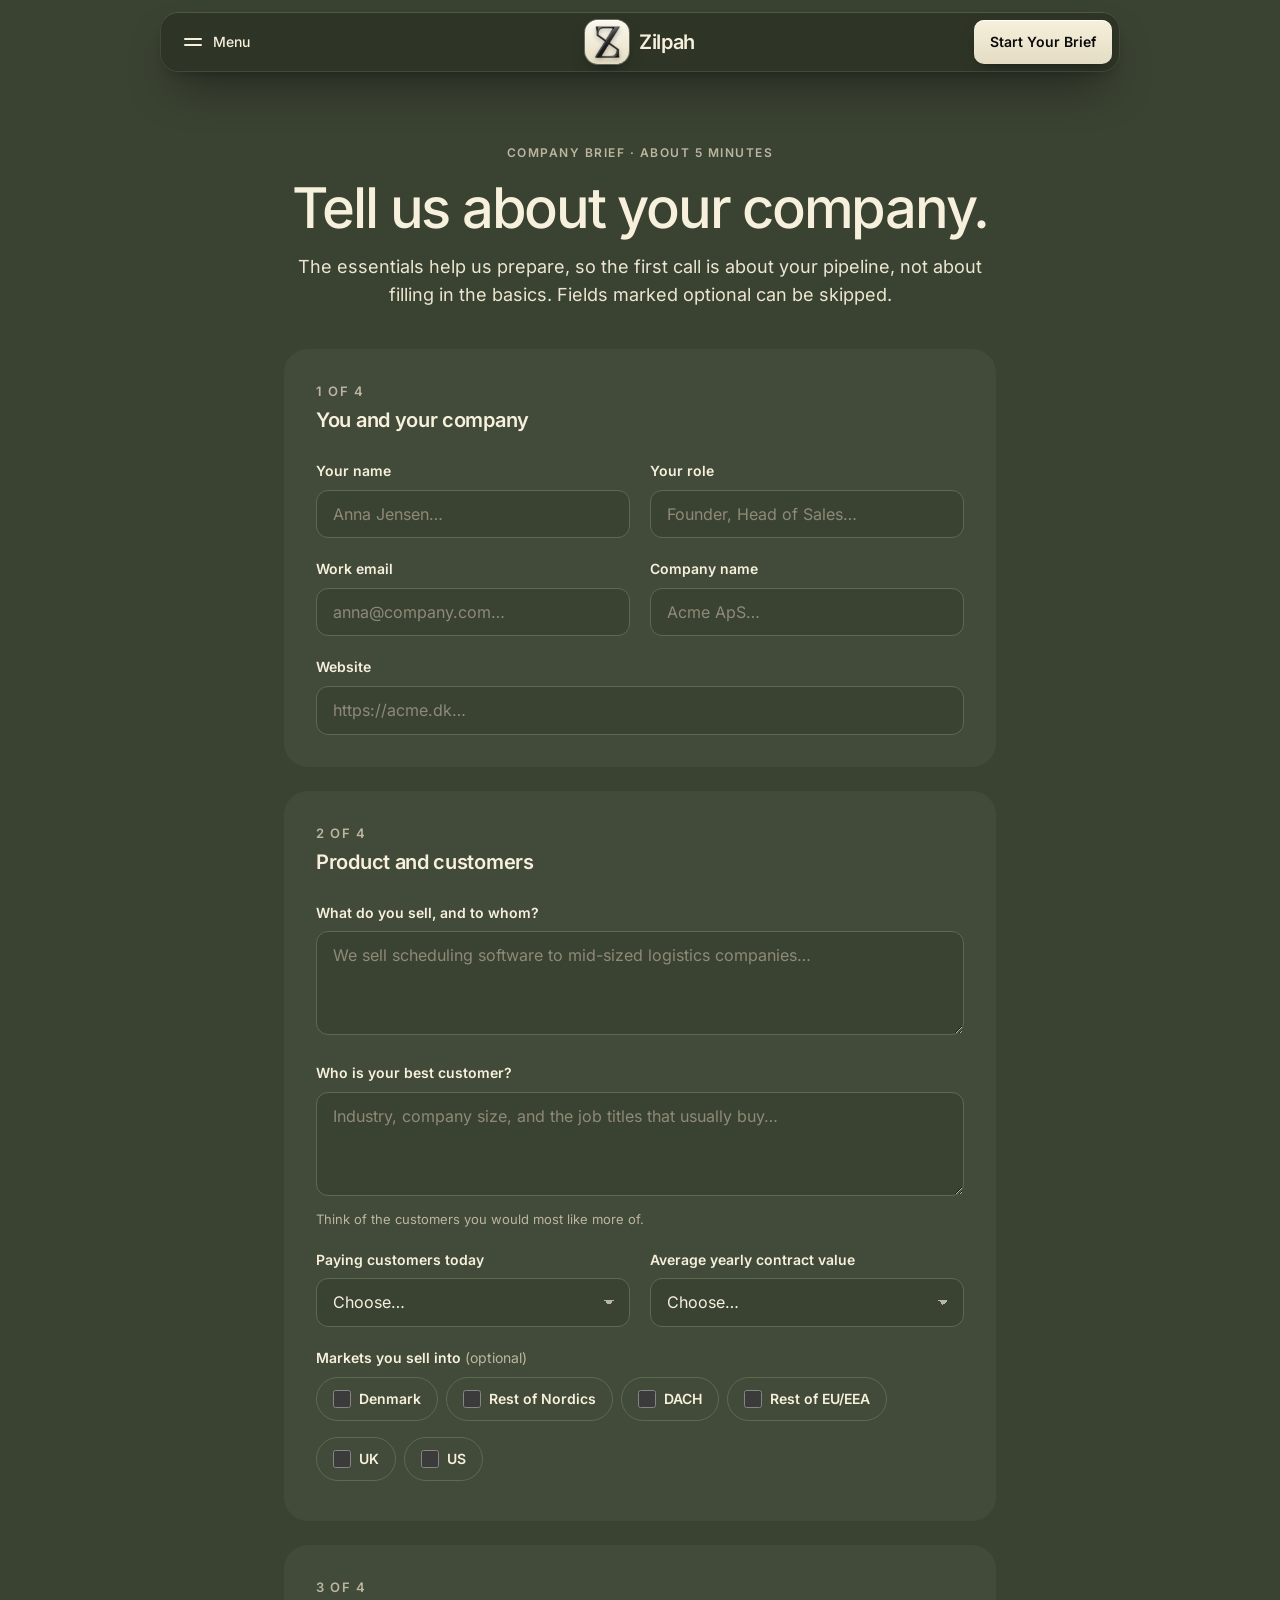
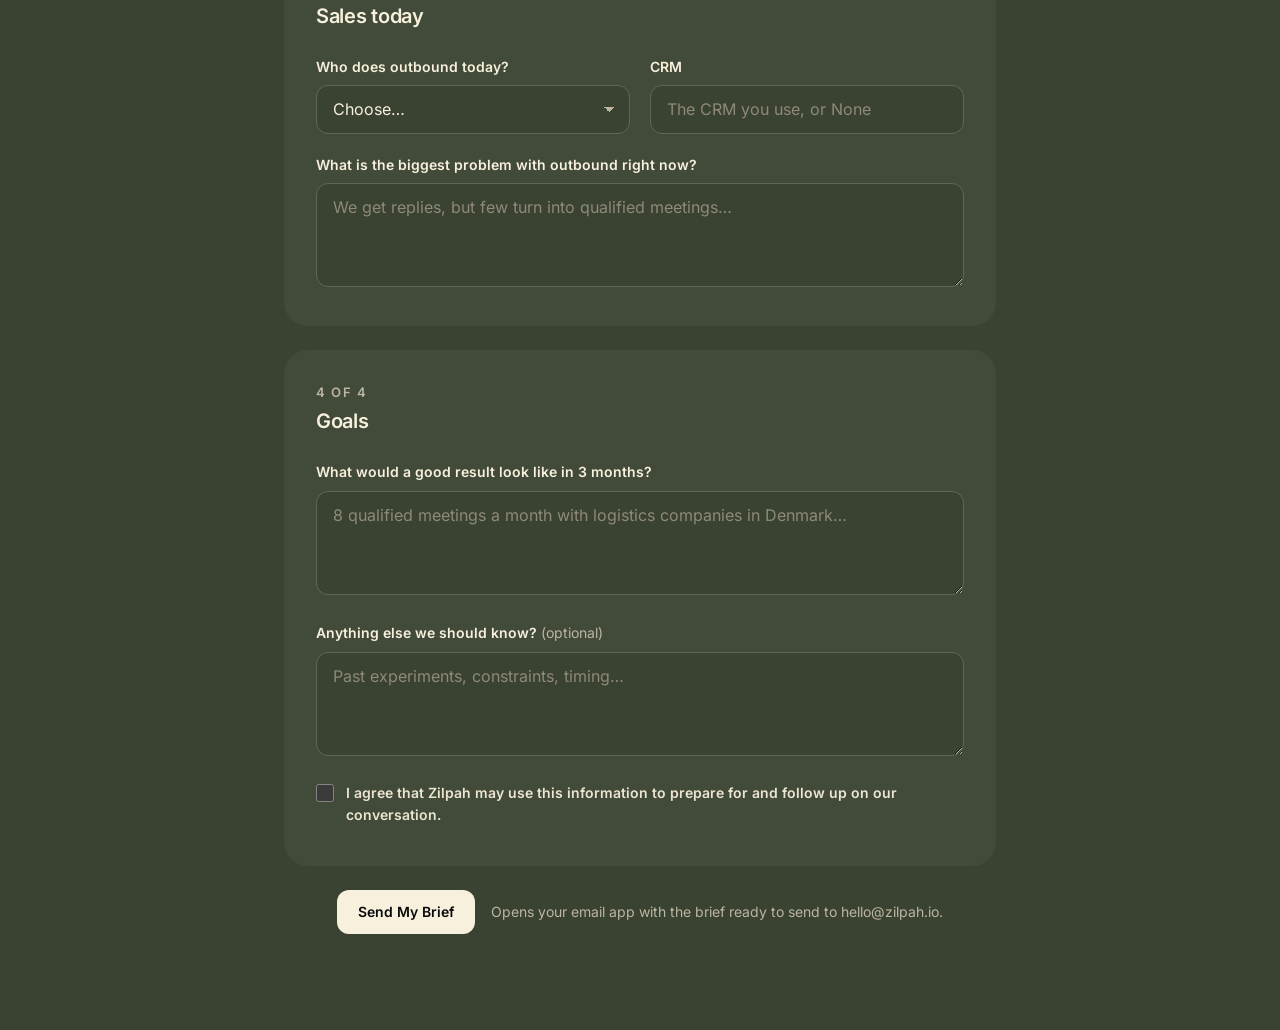
<file: zilpah-site/brief.html>
<!doctype html>
<html lang="en">
<head>
<meta charset="utf-8">
<meta name="viewport" content="width=device-width, initial-scale=1">
<meta http-equiv="Content-Security-Policy" content="default-src 'self'; script-src 'self'; style-src 'self' 'unsafe-inline'; img-src 'self'; font-src 'self'; connect-src 'none'; object-src 'none'; base-uri 'self'; form-action 'none'">
<title>Company Brief – Zilpah</title>
<meta name="description" content="Tell Zilpah the essentials about your company so the first call is useful.">
<meta name="theme-color" content="#3a4232">
<link rel="canonical" href="https://zilpah.io/brief.html">
<meta property="og:type" content="website">
<meta property="og:site_name" content="Zilpah">
<meta property="og:title" content="Company Brief – Zilpah">
<meta property="og:description" content="Tell Zilpah the essentials about your company so the first call is useful.">
<meta property="og:url" content="https://zilpah.io/brief.html">
<meta property="og:image" content="https://zilpah.io/og-image.png">
<meta property="og:image:width" content="1200">
<meta property="og:image:height" content="630">
<meta property="og:image:alt" content="Zilpah: outbound systems for growth-stage B2B SaaS.">
<meta name="twitter:card" content="summary_large_image">
<link rel="icon" type="image/png" href="favicon.png">
<link rel="apple-touch-icon" href="apple-touch-icon.png">
<link rel="preload" href="fonts/inter-latin.woff2" as="font" type="font/woff2" crossorigin>
<link rel="stylesheet" href="card-nav.css">
<style>
/* Inter, self-hosted (OFL) so no visitor data goes to a third party */
@font-face { font-family: Inter; font-style: normal; font-weight: 400 600; font-display: swap; src: url(fonts/inter-latin.woff2) format('woff2'); unicode-range: U+0000-00FF, U+0131, U+0152-0153, U+02BB-02BC, U+02C6, U+02DA, U+02DC, U+0304, U+0308, U+0329, U+2000-206F, U+20AC, U+2122, U+2191, U+2193, U+2212, U+2215, U+FEFF, U+FFFD; }
@font-face { font-family: Inter; font-style: normal; font-weight: 400 600; font-display: swap; src: url(fonts/inter-latin-ext.woff2) format('woff2'); unicode-range: U+0100-02BA, U+02BD-02C5, U+02C7-02CC, U+02CE-02D7, U+02DD-02FF, U+0304, U+0308, U+0329, U+1D00-1DBF, U+1E00-1E9F, U+1EF2-1EFF, U+2020, U+20A0-20AB, U+20AD-20C4, U+2113, U+2C60-2C7F, U+A720-A7FF; }
/* Tokens match index.html */
:root {
  color-scheme: dark;
  --primary: #f6f0dc; --primary-active: #e4dcc3; --on-primary: #0a0a0a;
  --ink: #f6f0dc; --body: #d6d0ba; --body-strong: #ece6d1; --muted: #bcb6a1;
  --hairline: #5f694f; --canvas: #3a4232; --surface-soft: #424a39; --surface-card: #4a5340;
  --card-ink: #0a0a0a; --peach: #ffb084; --pink: #ff4d8b; --ochre: #e8b94a; --teal: #1a3a3a; --lavender: #b8a4ed; --error: #ff8a80;
  --r-md: 12px; --r-lg: 16px; --r-xl: 24px;
  --font: Inter, -apple-system, BlinkMacSystemFont, "Segoe UI", Roboto, sans-serif;
}
* { box-sizing: border-box; }
html { scroll-padding-top: 96px; }
body { margin: 0; background: var(--canvas); color: var(--body); font: 400 16px/1.55 var(--font); touch-action: manipulation; }
h1, h2 { color: var(--ink); margin: 0; font-weight: 500; letter-spacing: -0.04em; text-wrap: balance; }
p { margin: 0; text-wrap: pretty; }
a { color: var(--ink); }
:focus-visible { outline: 3px solid var(--pink); outline-offset: 3px; }
.wrap { max-width: 760px; margin: 0 auto; padding: 0 24px; }
.btn { display: inline-flex; align-items: center; justify-content: center; min-height: 44px; padding: 12px 20px; border-radius: var(--r-md); font: 600 14px/1 var(--font); border: 1px solid transparent; cursor: pointer; text-decoration: none; transition: background-color .15s, border-color .15s; }
.btn-primary { background: var(--primary); color: var(--on-primary); }
.btn-primary:hover { background: var(--primary-active); }
.btn-secondary { background: transparent; color: var(--ink); border-color: var(--hairline); }
.btn-secondary:hover { border-color: var(--ink); }

header.intro { padding: 72px 0 40px; text-align: center; }
.label { font-size: 12px; font-weight: 600; letter-spacing: 1.5px; text-transform: uppercase; color: var(--muted); margin-bottom: 16px; }
h1 { font-size: clamp(36px, 6vw, 56px); line-height: 1.05; margin-bottom: 16px; }
.lead { font-size: 18px; color: var(--body-strong); }

fieldset { border: 0; margin: 0 0 24px; padding: 32px; background: var(--surface-soft); border-radius: var(--r-xl); }
legend { float: left; width: 100%; padding: 0; margin-bottom: 24px; color: var(--ink); font-size: 20px; font-weight: 600; letter-spacing: -0.3px; }
legend span { display: block; font-size: 13px; font-weight: 600; color: var(--muted); letter-spacing: 1.5px; text-transform: uppercase; margin-bottom: 4px; }
.grid { clear: both; display: grid; grid-template-columns: 1fr 1fr; gap: 20px; }
.full { grid-column: 1 / -1; }
.field label, .group-label { display: block; color: var(--ink); font-size: 14px; font-weight: 600; margin-bottom: 8px; }
.opt { color: var(--muted); font-weight: 400; }
.help { font-size: 13px; color: var(--muted); margin-top: 6px; }
input[type=text], input[type=email], input[type=url], select, textarea {
  width: 100%; min-height: 44px; padding: 12px 16px; border-radius: var(--r-md);
  border: 1px solid var(--hairline); background: var(--canvas); color: var(--ink); font: 400 16px/1.4 var(--font);
}
textarea { min-height: 104px; resize: vertical; }
select { appearance: none; background-image: linear-gradient(45deg, transparent 50%, var(--muted) 50%), linear-gradient(135deg, var(--muted) 50%, transparent 50%); background-position: calc(100% - 20px) 50%, calc(100% - 15px) 50%; background-size: 5px 5px; background-repeat: no-repeat; padding-right: 40px; }
input::placeholder, textarea::placeholder { color: #8f8a77; }
input:focus-visible, select:focus-visible, textarea:focus-visible { outline: 2px solid var(--ink); outline-offset: 0; border-color: var(--ink); }
.error { display: none; color: var(--error); font-size: 13px; margin-top: 6px; }
.field.invalid input, .field.invalid select, .field.invalid textarea { border-color: var(--error); }
.field.invalid .error { display: block; }
.checks { display: flex; flex-wrap: wrap; gap: 8px; }
.checks label { display: inline-flex; align-items: center; gap: 8px; min-height: 44px; padding: 0 16px; border: 1px solid var(--hairline); border-radius: 9999px; cursor: pointer; color: var(--ink); font-size: 14px; }
.checks label:has(input:checked) { background: var(--surface-card); border-color: var(--ink); }
.checks input, .consent input { accent-color: var(--ochre); width: 18px; height: 18px; margin: 0; }
.field .consent { display: flex; gap: 12px; align-items: flex-start; cursor: pointer; color: var(--body-strong); font-size: 14px; }
.consent input { margin-top: 2px; flex: none; }
.noscript { margin-bottom: 24px; text-align: center; padding: 16px 20px; border: 1px solid var(--hairline); border-radius: var(--r-md); color: var(--body-strong); }
.actions { display: flex; flex-wrap: wrap; align-items: center; justify-content: center; gap: 16px; text-align: center; margin: 8px 0 96px; }
.actions p { font-size: 14px; color: var(--muted); }

#done { display: none; padding: 32px; text-align: center; background: var(--surface-soft); border-radius: var(--r-xl); margin-bottom: 96px; }
#done h2 { font-size: 32px; margin-bottom: 12px; }
#done textarea { margin: 20px 0 16px; text-align: left; min-height: 220px; font-size: 14px; }
#done .row { display: flex; flex-wrap: wrap; justify-content: center; gap: 12px; }
.sent #brief { display: none; }
.sent #done { display: block; }

@media (max-width: 640px) {
  .wrap { padding: 0 16px; }
  .grid { grid-template-columns: 1fr; }
  fieldset { padding: 24px 20px; }
}
@media (prefers-reduced-motion: reduce) { .btn { transition: none; } }
</style>
</head>
<body>
<div class="site-nav">
<div class="card-nav" id="card-nav">
  <nav class="card-nav__panel" aria-label="Main">
    <div class="card-nav__bar">
      <button class="card-nav__menu" type="button" aria-expanded="false" aria-controls="card-nav-content">
        <span class="card-nav__burger" aria-hidden="true"><span class="card-nav__line card-nav__line--top"></span><span class="card-nav__line card-nav__line--bottom"></span></span>
        <span class="card-nav__menu-label"><span class="card-nav__word card-nav__word--open">Menu</span><span class="card-nav__word card-nav__word--close" aria-hidden="true">Close</span></span>
      </button>
      <a class="card-nav__logo" href="index.html" translate="no"><span class="card-nav__badge"><img src="logo-z.png" alt="" width="25" height="32"></span>Zilpah</a>
      <a class="card-nav__cta" href="brief.html">Start Your Brief</a>
    </div>
    <div class="card-nav__content" id="card-nav-content" aria-hidden="true" inert>
      <div class="card-nav__cards">
        <div class="card-nav__card" data-tinted style="background: var(--lavender); color: var(--card-ink)">
          <div class="card-nav__card-head"><span class="card-nav__label">Services</span><p class="card-nav__description">One outbound system, built around your team.</p></div>
          <ul class="card-nav__links"><li><a class="card-nav__link" href="index.html#what"><span class="card-nav__arrow" aria-hidden="true"><svg class="card-nav__arrow-icon card-nav__arrow-icon--out" viewBox="0 0 24 24" fill="none" stroke="currentColor" stroke-width="2" stroke-linecap="round" stroke-linejoin="round"><path d="M7 17 17 7M8 7h9v9"/></svg><svg class="card-nav__arrow-icon card-nav__arrow-icon--in" viewBox="0 0 24 24" fill="none" stroke="currentColor" stroke-width="2" stroke-linecap="round" stroke-linejoin="round"><path d="M7 17 17 7M8 7h9v9"/></svg></span>What We Build</a></li><li><a class="card-nav__link" href="index.html#pilot"><span class="card-nav__arrow" aria-hidden="true"><svg class="card-nav__arrow-icon card-nav__arrow-icon--out" viewBox="0 0 24 24" fill="none" stroke="currentColor" stroke-width="2" stroke-linecap="round" stroke-linejoin="round"><path d="M7 17 17 7M8 7h9v9"/></svg><svg class="card-nav__arrow-icon card-nav__arrow-icon--in" viewBox="0 0 24 24" fill="none" stroke="currentColor" stroke-width="2" stroke-linecap="round" stroke-linejoin="round"><path d="M7 17 17 7M8 7h9v9"/></svg></span>How a Pilot Works</a></li></ul>
        </div>
        <div class="card-nav__card" data-tinted style="background: var(--ochre); color: var(--card-ink)">
          <div class="card-nav__card-head"><span class="card-nav__label">About</span><p class="card-nav__description">Who we are and how we work.</p></div>
          <ul class="card-nav__links"><li><a class="card-nav__link" href="index.html#about"><span class="card-nav__arrow" aria-hidden="true"><svg class="card-nav__arrow-icon card-nav__arrow-icon--out" viewBox="0 0 24 24" fill="none" stroke="currentColor" stroke-width="2" stroke-linecap="round" stroke-linejoin="round"><path d="M7 17 17 7M8 7h9v9"/></svg><svg class="card-nav__arrow-icon card-nav__arrow-icon--in" viewBox="0 0 24 24" fill="none" stroke="currentColor" stroke-width="2" stroke-linecap="round" stroke-linejoin="round"><path d="M7 17 17 7M8 7h9v9"/></svg></span>About Zilpah</a></li><li><a class="card-nav__link" href="index.html#pricing"><span class="card-nav__arrow" aria-hidden="true"><svg class="card-nav__arrow-icon card-nav__arrow-icon--out" viewBox="0 0 24 24" fill="none" stroke="currentColor" stroke-width="2" stroke-linecap="round" stroke-linejoin="round"><path d="M7 17 17 7M8 7h9v9"/></svg><svg class="card-nav__arrow-icon card-nav__arrow-icon--in" viewBox="0 0 24 24" fill="none" stroke="currentColor" stroke-width="2" stroke-linecap="round" stroke-linejoin="round"><path d="M7 17 17 7M8 7h9v9"/></svg></span>Pricing</a></li></ul>
        </div>
        <div class="card-nav__card" data-tinted style="background: var(--peach); color: var(--card-ink)">
          <div class="card-nav__card-head"><span class="card-nav__label">Contact</span><p class="card-nav__description">Start with a short company brief.</p></div>
          <ul class="card-nav__links"><li><a class="card-nav__link" href="brief.html"><span class="card-nav__arrow" aria-hidden="true"><svg class="card-nav__arrow-icon card-nav__arrow-icon--out" viewBox="0 0 24 24" fill="none" stroke="currentColor" stroke-width="2" stroke-linecap="round" stroke-linejoin="round"><path d="M7 17 17 7M8 7h9v9"/></svg><svg class="card-nav__arrow-icon card-nav__arrow-icon--in" viewBox="0 0 24 24" fill="none" stroke="currentColor" stroke-width="2" stroke-linecap="round" stroke-linejoin="round"><path d="M7 17 17 7M8 7h9v9"/></svg></span>Company Brief</a></li><li><a class="card-nav__link" href="index.html#faq"><span class="card-nav__arrow" aria-hidden="true"><svg class="card-nav__arrow-icon card-nav__arrow-icon--out" viewBox="0 0 24 24" fill="none" stroke="currentColor" stroke-width="2" stroke-linecap="round" stroke-linejoin="round"><path d="M7 17 17 7M8 7h9v9"/></svg><svg class="card-nav__arrow-icon card-nav__arrow-icon--in" viewBox="0 0 24 24" fill="none" stroke="currentColor" stroke-width="2" stroke-linecap="round" stroke-linejoin="round"><path d="M7 17 17 7M8 7h9v9"/></svg></span>FAQ</a></li><li><a class="card-nav__link" href="mailto:hello@zilpah.io"><span class="card-nav__arrow" aria-hidden="true"><svg class="card-nav__arrow-icon card-nav__arrow-icon--out" viewBox="0 0 24 24" fill="none" stroke="currentColor" stroke-width="2" stroke-linecap="round" stroke-linejoin="round"><path d="M7 17 17 7M8 7h9v9"/></svg><svg class="card-nav__arrow-icon card-nav__arrow-icon--in" viewBox="0 0 24 24" fill="none" stroke="currentColor" stroke-width="2" stroke-linecap="round" stroke-linejoin="round"><path d="M7 17 17 7M8 7h9v9"/></svg></span>Email Us</a></li></ul>
        </div>
      </div>
      <div class="card-nav__wide"><a class="card-nav__cta card-nav__cta--wide" href="brief.html">Start Your Company Brief</a></div>
    </div>
    <span class="card-nav__rim" aria-hidden="true"></span>
  </nav>
</div>
</div>

<main class="wrap">
  <header class="intro">
    <p class="label">Company brief · About 5 minutes</p>
    <h1>Tell us about your company.</h1>
    <p class="lead">The essentials help us prepare, so the first call is about your pipeline, not about filling in the basics. Fields marked optional can be skipped.</p>
  </header>

  <noscript><p class="noscript">Sending the brief needs JavaScript, which is turned off in your browser. You can email the same details to <a href="mailto:hello@zilpah.io">hello@zilpah.io</a> instead.</p></noscript>
  <form id="brief" method="post" novalidate>
    <fieldset>
      <legend><span>1 of 4</span>You and your company</legend>
      <div class="grid">
        <div class="field"><label for="name">Your name</label><input id="name" name="name" type="text" autocomplete="name" placeholder="Anna Jensen…" required><p class="error">Enter your name.</p></div>
        <div class="field"><label for="role">Your role</label><input id="role" name="role" type="text" autocomplete="organization-title" placeholder="Founder, Head of Sales…" required><p class="error">Enter your role.</p></div>
        <div class="field"><label for="email">Work email</label><input id="email" name="email" type="email" autocomplete="email" spellcheck="false" placeholder="anna@company.com…" required><p class="error">Enter a valid work email, like anna@company.com.</p></div>
        <div class="field"><label for="company">Company name</label><input id="company" name="company" type="text" autocomplete="organization" placeholder="Acme ApS…" required><p class="error">Enter your company name.</p></div>
        <div class="field full"><label for="website">Website</label><input id="website" name="website" type="url" autocomplete="url" spellcheck="false" placeholder="https://acme.dk…" required><p class="error">Enter the full address, starting with https://.</p></div>
      </div>
    </fieldset>

    <fieldset>
      <legend><span>2 of 4</span>Product and customers</legend>
      <div class="grid">
        <div class="field full"><label for="product">What do you sell, and to whom?</label><textarea id="product" name="product" placeholder="We sell scheduling software to mid-sized logistics companies…" required></textarea><p class="error">Describe your product in a sentence or two.</p></div>
        <div class="field full"><label for="icp">Who is your best customer?</label><textarea id="icp" name="icp" placeholder="Industry, company size, and the job titles that usually buy…" required></textarea><p class="help">Think of the customers you would most like more of.</p><p class="error">Describe your best customer.</p></div>
        <div class="field"><label for="customers">Paying customers today</label>
          <select id="customers" name="customers" required><option value="">Choose…</option><option>1–10</option><option>11–50</option><option>51–200</option><option>200+</option></select><p class="error">Choose a range.</p></div>
        <div class="field"><label for="acv">Average yearly contract value</label>
          <select id="acv" name="acv" required><option value="">Choose…</option><option>Under €5k</option><option>€5k–€20k</option><option>€20k–€50k</option><option>€50k+</option></select><p class="error">Choose a range.</p></div>
        <div class="field full"><span class="group-label" id="markets-label">Markets you sell into <span class="opt">(optional)</span></span>
          <div class="checks" role="group" aria-labelledby="markets-label">
            <label><input type="checkbox" name="markets" value="Denmark">Denmark</label>
            <label><input type="checkbox" name="markets" value="Nordics">Rest of Nordics</label>
            <label><input type="checkbox" name="markets" value="DACH">DACH</label>
            <label><input type="checkbox" name="markets" value="Rest of EU/EEA">Rest of EU/EEA</label>
            <label><input type="checkbox" name="markets" value="UK">UK</label>
            <label><input type="checkbox" name="markets" value="US">US</label>
          </div></div>
      </div>
    </fieldset>

    <fieldset>
      <legend><span>3 of 4</span>Sales today</legend>
      <div class="grid">
        <div class="field"><label for="outbound">Who does outbound today?</label>
          <select id="outbound" name="outbound" required><option value="">Choose…</option><option>No one yet</option><option>Founders</option><option>In-house SDRs or AEs</option><option>An agency or freelancer</option><option>A mix</option></select><p class="error">Choose who does outbound today.</p></div>
        <div class="field"><label for="crm">CRM</label>
          <input type="text" id="crm" name="crm" placeholder="The CRM you use, or None" required><p class="error">Name your CRM, or write None.</p></div>
        <div class="field full"><label for="challenge">What is the biggest problem with outbound right now?</label><textarea id="challenge" name="challenge" placeholder="We get replies, but few turn into qualified meetings…" required></textarea><p class="error">Describe the main problem in a sentence or two.</p></div>
      </div>
    </fieldset>

    <fieldset>
      <legend><span>4 of 4</span>Goals</legend>
      <div class="grid">
        <div class="field full"><label for="goal">What would a good result look like in 3 months?</label><textarea id="goal" name="goal" placeholder="8 qualified meetings a month with logistics companies in Denmark…" required></textarea><p class="error">Describe what success would look like.</p></div>
        <div class="field full"><label for="notes">Anything else we should know? <span class="opt">(optional)</span></label><textarea id="notes" name="notes" placeholder="Past experiments, constraints, timing…"></textarea></div>
        <div class="field full"><label class="consent"><input type="checkbox" name="consent" required><span>I agree that Zilpah may use this information to prepare for and follow up on our conversation.</span></label><p class="error">Please confirm so we can use your answers.</p></div>
      </div>
    </fieldset>

    <div class="actions">
      <button class="btn btn-primary" type="submit">Send My Brief</button>
      <p>Opens your email app with the brief ready to send to hello@zilpah.io.</p>
    </div>
  </form>

  <section id="done" aria-live="polite">
    <h2 tabindex="-1">Almost done.</h2>
    <p>Your email app should have opened with the brief. Press send there to share it. If nothing opened, copy the brief below and email it to <a href="mailto:hello@zilpah.io">hello@zilpah.io</a>.</p>
    <label class="group-label" for="summary" style="margin-top:20px">Your brief</label>
    <textarea id="summary" readonly></textarea>
    <div class="row">
      <button class="btn btn-primary" type="button" id="copy">Copy Brief</button>
      <button class="btn btn-secondary" type="button" id="edit">Edit Answers</button>
    </div>
  </section>
</main>

<script src="brief.js"></script>
<script src="card-nav.js"></script>
</body>
</html>
</file>
<file: zilpah-site/card-nav.css>
/* CardNav, ported from React Bits (glass panel, cards rise on open) */
.site-nav { position: sticky; top: 0; z-index: 30; padding: 12px 24px 0; height: 72px; }
.card-nav { --cn-max: 960px; --cn-bar: 60px; --cn-inset: 8px; --cn-gap: 8px; --cn-radius: 18px; --cn-card: 176px;
  --cn-panel: rgba(44, 51, 38, .78); --cn-edge: rgba(246, 240, 220, .1); --cn-highlight: rgba(246, 240, 220, .08);
  --cn-shadow: 0 24px 48px -20px rgba(0,0,0,.7), 0 6px 16px -8px rgba(0,0,0,.45); --cn-text: var(--ink); --cn-muted: var(--muted);
  --cn-hover: rgba(246, 240, 220, .08); --cn-ring: var(--pink); --cn-blur: blur(20px) saturate(1.4);
  --cn-tile: linear-gradient(180deg, #4f5844 0%, #434b3a 100%); --cn-tile-rim: inset 0 0 0 1px rgba(246,240,220,.06), inset 0 1px 0 rgba(246,240,220,.1), 0 4px 10px -4px rgba(0,0,0,.5);
  --cn-cta: linear-gradient(180deg, #f6f0dc 0%, #e4dcc3 100%); --cn-cta-ink: #0a0a0a; --cn-cta-shadow: inset 0 1px 0 rgba(255,255,255,.8), 0 6px 16px -6px rgba(0,0,0,.5);
  position: relative; max-width: var(--cn-max); height: var(--cn-bar); margin: 0 auto; font-size: 14px; line-height: 1.4; }
.card-nav__panel { position: absolute; top: 0; left: 0; right: 0; height: var(--cn-bar); border-radius: var(--cn-radius); overflow: hidden; background: var(--cn-panel); box-shadow: var(--cn-shadow); -webkit-backdrop-filter: var(--cn-blur); backdrop-filter: var(--cn-blur); }
.card-nav__rim { position: absolute; inset: 0; z-index: 3; border-radius: inherit; box-shadow: inset 0 0 0 1px var(--cn-edge), inset 0 1px 0 var(--cn-highlight); pointer-events: none; }
.card-nav__bar { position: relative; z-index: 2; display: grid; grid-template-columns: 1fr auto 1fr; align-items: center; height: var(--cn-bar); padding: 0 var(--cn-inset); }
.card-nav__menu, .card-nav__cta { height: calc(var(--cn-bar) - var(--cn-inset) * 2); border: 0; border-radius: calc(var(--cn-radius) - var(--cn-inset)); font: inherit; cursor: pointer; }
.card-nav__menu { display: inline-flex; align-items: center; gap: 10px; justify-self: start; padding: 0 14px 0 16px; background: none; color: var(--cn-text); font-weight: 500; transition: background-color .2s; }
.card-nav__menu:hover { background: var(--cn-hover); }
.card-nav :focus-visible { outline: 2px solid var(--cn-ring); outline-offset: 2px; }
.card-nav__burger { position: relative; width: 18px; height: 12px; }
.card-nav__line { position: absolute; left: 0; width: 100%; height: 1.5px; border-radius: 2px; background: currentColor; transition: transform .5s cubic-bezier(.22,1,.36,1), top .5s cubic-bezier(.22,1,.36,1); }
.card-nav__line--top { top: 2.25px; }
.card-nav__line--bottom { top: 8.25px; }
.card-nav[data-open] .card-nav__line--top { top: 5.25px; transform: rotate(45deg); }
.card-nav[data-open] .card-nav__line--bottom { top: 5.25px; transform: rotate(-45deg); }
.card-nav__menu-label { display: inline-grid; overflow: hidden; }
.card-nav__word { grid-area: 1 / 1; transition: transform .5s cubic-bezier(.22,1,.36,1); }
.card-nav__word--close { transform: translateY(110%); }
.card-nav[data-open] .card-nav__word--open { transform: translateY(-110%); }
.card-nav[data-open] .card-nav__word--close { transform: none; }
.card-nav__logo { justify-self: center; display: flex; align-items: center; gap: 10px; color: var(--cn-text); font-size: 20px; font-weight: 600; letter-spacing: -0.02em; text-decoration: none; }
.card-nav__badge { display: grid; place-items: center; width: 44px; height: 44px; border-radius: 13px; background: linear-gradient(180deg, #fbf8ee 0%, #e6dec4 100%); box-shadow: inset 0 1px 0 #fff, 0 0 0 1px rgba(246, 240, 220, .3), 0 8px 18px -8px rgba(0, 0, 0, .7); transition: transform .4s cubic-bezier(.22,1,.36,1); }
.card-nav__badge img { width: auto; height: 32px; filter: drop-shadow(0 2px 2px rgba(0, 0, 0, .25)); }
.card-nav__logo:hover .card-nav__badge { transform: rotate(-6deg) scale(1.06); }
.card-nav__cta { display: inline-flex; align-items: center; justify-content: center; justify-self: end; padding: 0 16px; background: var(--cn-cta); box-shadow: var(--cn-cta-shadow); color: var(--cn-cta-ink); font-weight: 600; white-space: nowrap; text-decoration: none; transition: filter .2s; }
.card-nav__cta:hover { filter: brightness(.94); }
.card-nav__content { position: absolute; top: var(--cn-bar); left: 0; right: 0; display: flex; flex-direction: column; gap: var(--cn-gap); padding: 0 var(--cn-inset) var(--cn-inset); visibility: hidden; }
.card-nav[data-shown] .card-nav__content { visibility: visible; }
.card-nav__cards { display: flex; gap: var(--cn-gap); }
.card-nav__card { display: flex; flex: 1 1 0; flex-direction: column; gap: 18px; min-width: 0; min-height: var(--cn-card); padding: 16px 16px 14px; border-radius: calc(var(--cn-radius) - var(--cn-inset)); background: var(--cn-tile); box-shadow: var(--cn-tile-rim); color: var(--cn-text); text-align: center; transform-origin: 50% 0; will-change: transform, opacity; }
.card-nav__card[data-tinted] { box-shadow: inset 0 1px 0 rgba(255,255,255,.16), 0 4px 10px -4px rgba(0,0,0,.45); }
.card-nav__card-head { display: flex; flex-direction: column; gap: 4px; }
.card-nav__label { font-size: 17px; font-weight: 600; letter-spacing: -0.015em; }
.card-nav__description { font-size: 13px; line-height: 1.45; opacity: .75; }
.card-nav__links { display: flex; flex-direction: column; align-items: center; gap: 2px; margin: auto 0 0; padding: 0; list-style: none; }
.card-nav__link { display: inline-flex; align-items: center; gap: 8px; padding: 3px 0; border-radius: 6px; color: inherit; font-size: 14px; font-weight: 500; text-decoration: none; opacity: .82; transition: opacity .2s; }
.card-nav__link:hover { opacity: 1; }
.card-nav__arrow { position: relative; flex: none; width: 14px; height: 14px; overflow: hidden; }
.card-nav__arrow-icon { position: absolute; inset: 0; width: 100%; height: 100%; transition: transform .45s cubic-bezier(.22,1,.36,1); }
.card-nav__arrow-icon--in { transform: translate(-110%, 110%); }
.card-nav__link:hover .card-nav__arrow-icon--out, .card-nav__link:focus-visible .card-nav__arrow-icon--out { transform: translate(110%, -110%); }
.card-nav__link:hover .card-nav__arrow-icon--in, .card-nav__link:focus-visible .card-nav__arrow-icon--in { transform: none; }
.card-nav__wide { display: none; }
.card-nav__cta--wide { display: flex; width: 100%; height: 44px; }
@media (max-width: 767px) {
  .site-nav { padding: 8px 12px 0; height: 68px; }
  .card-nav__bar { grid-template-columns: auto 1fr auto; }
  .card-nav__logo { grid-column: 1; grid-row: 1; justify-self: start; padding-left: 8px; }
  .card-nav__menu { grid-column: 3; grid-row: 1; justify-self: end; }
  .card-nav__bar .card-nav__cta { display: none; }
  .card-nav__wide { display: block; }
  .card-nav__cards { flex-direction: column; }
  .card-nav__card { flex: none; min-height: 0; gap: 10px; padding: 14px 14px 12px; }
  .card-nav__links { flex-direction: row; flex-wrap: wrap; justify-content: center; gap: 2px 16px; }
  .card-nav__link { min-height: 44px; }
}
@media (prefers-reduced-motion: reduce) {
  .card-nav__line, .card-nav__word, .card-nav__arrow-icon, .card-nav__badge { transition: none; }
}
</file>
